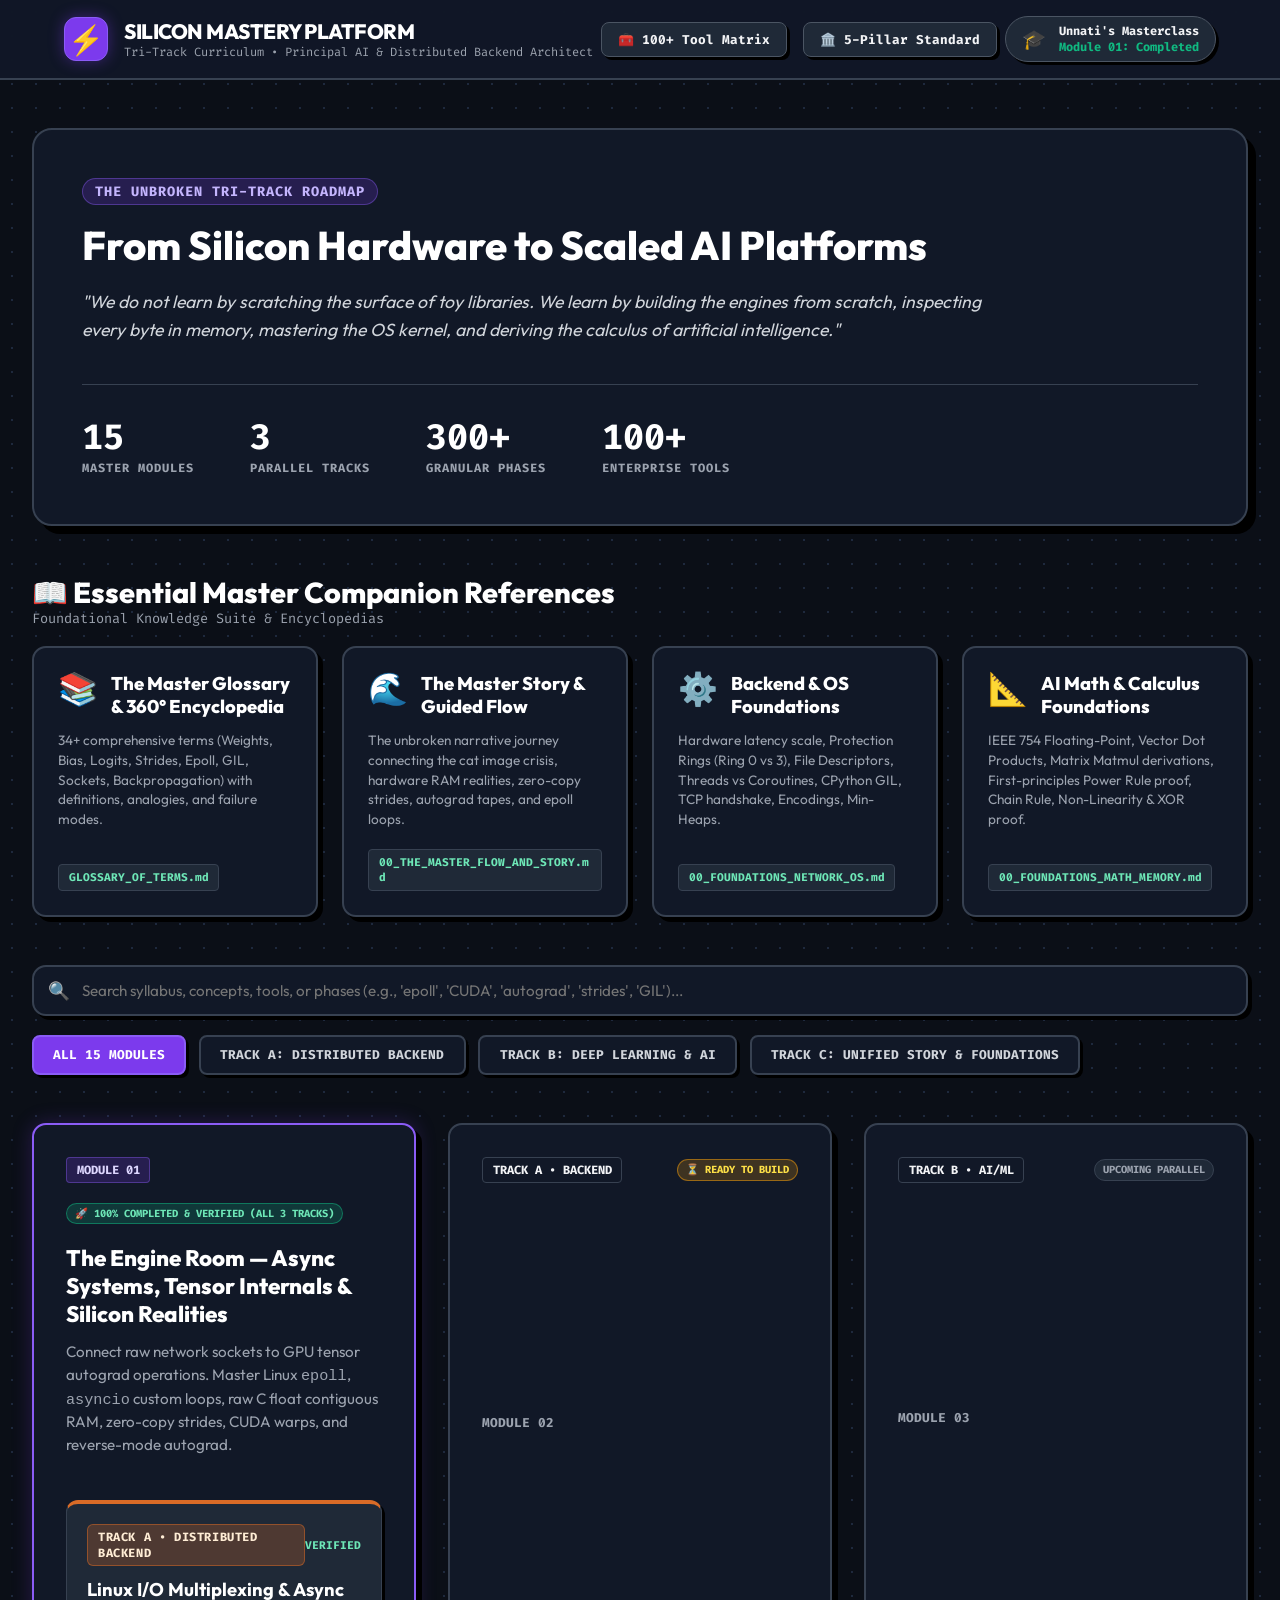
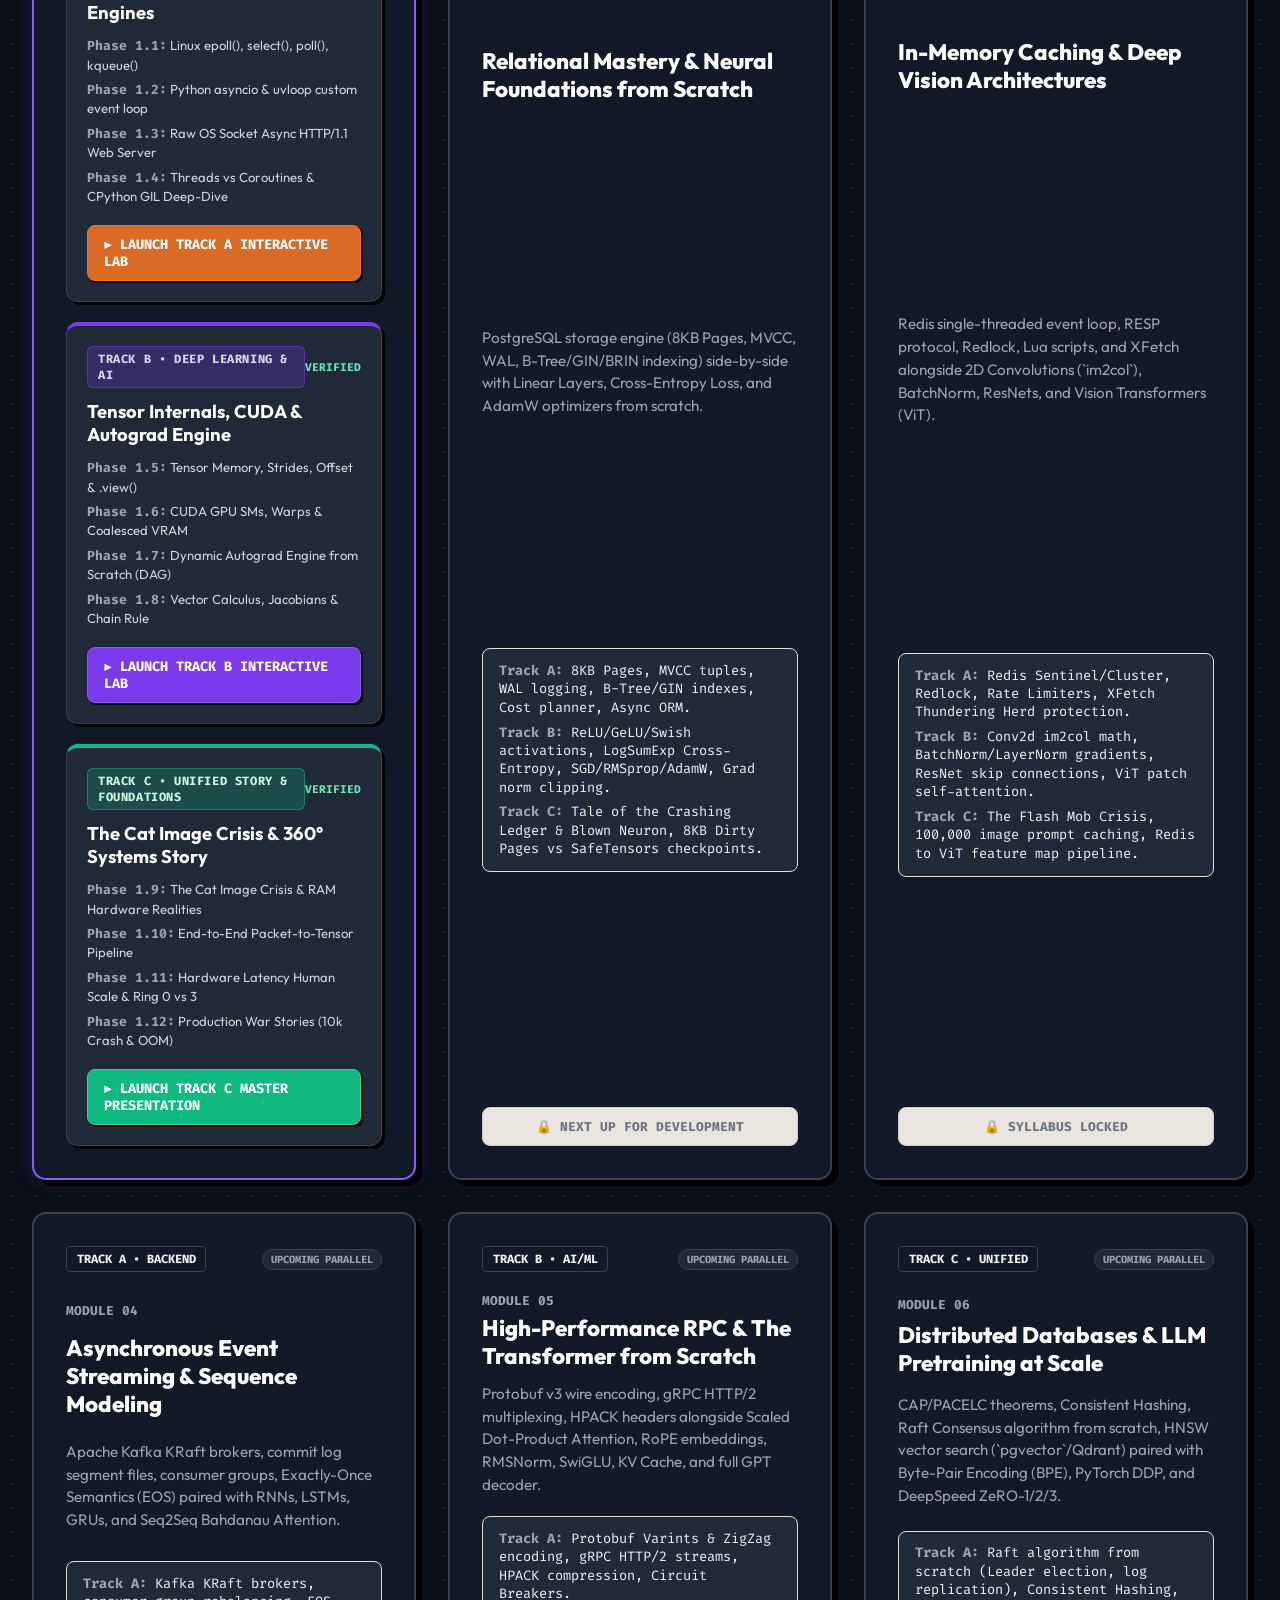
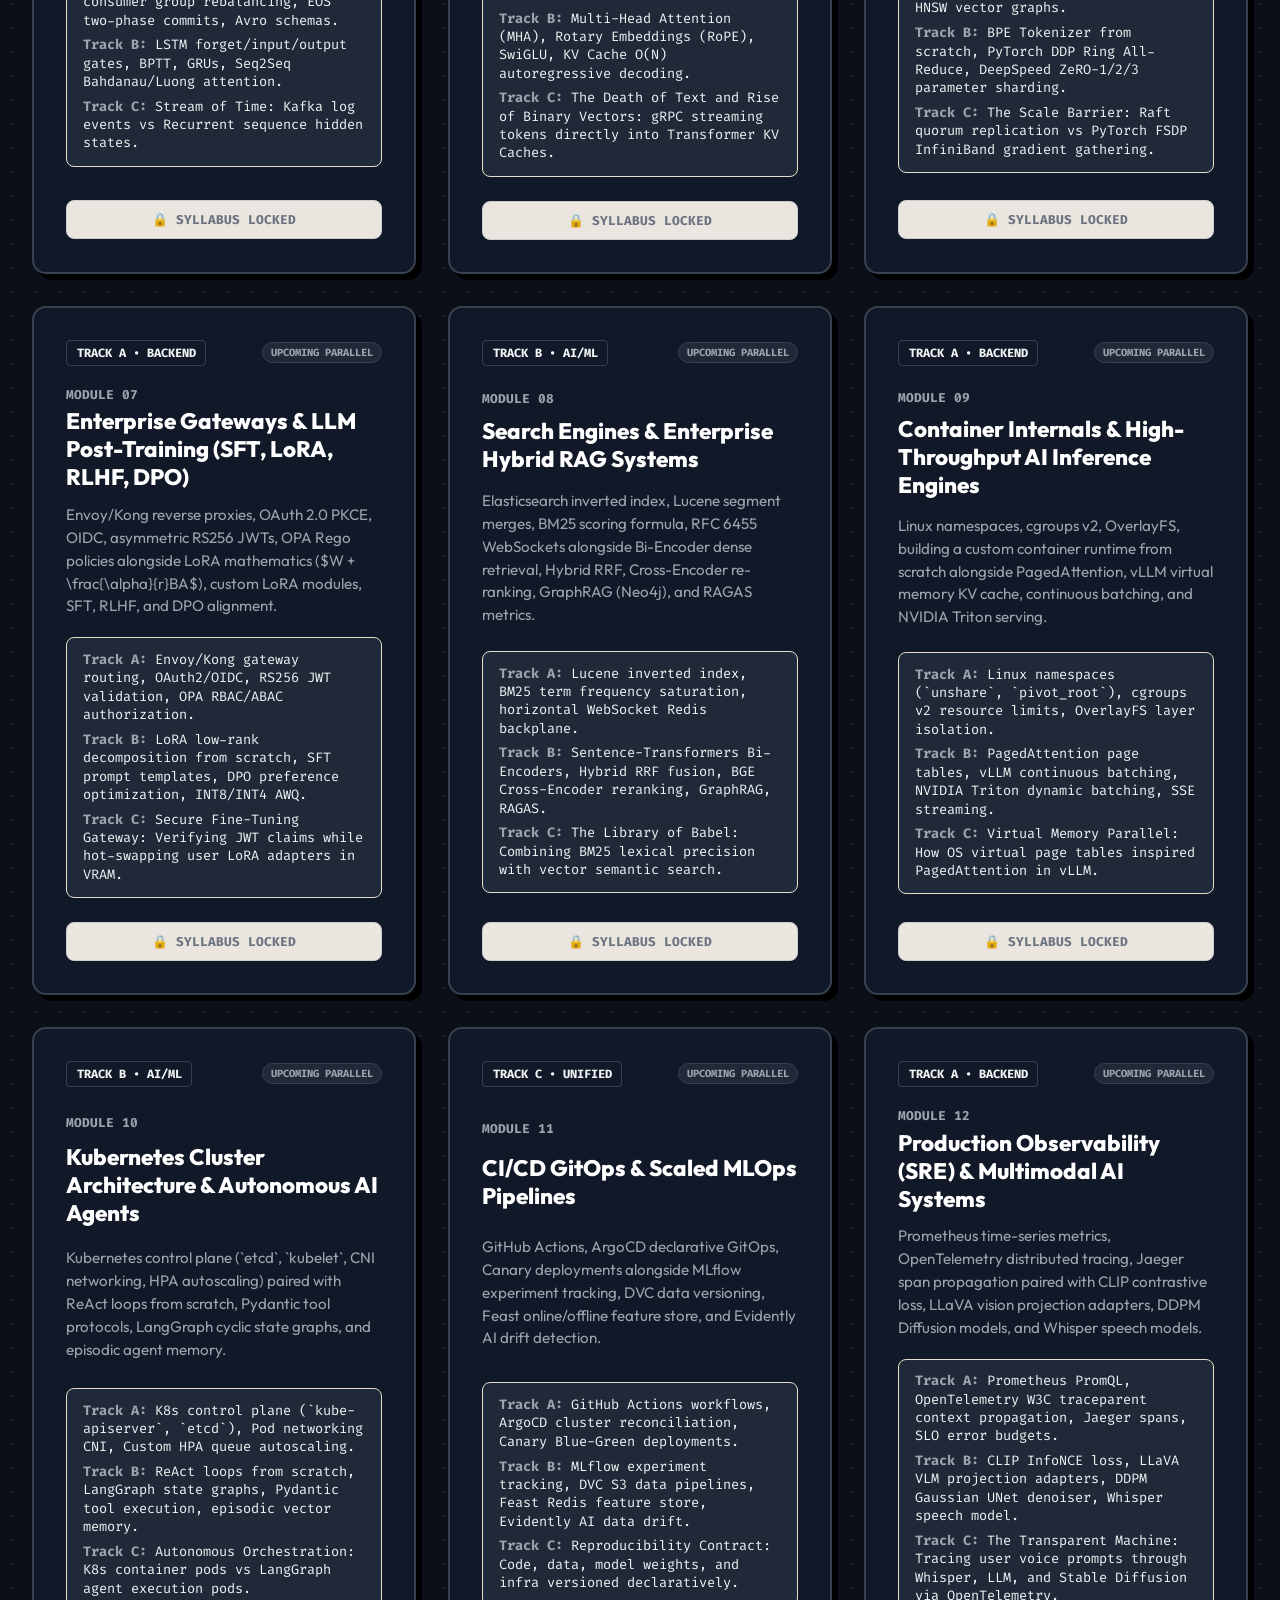
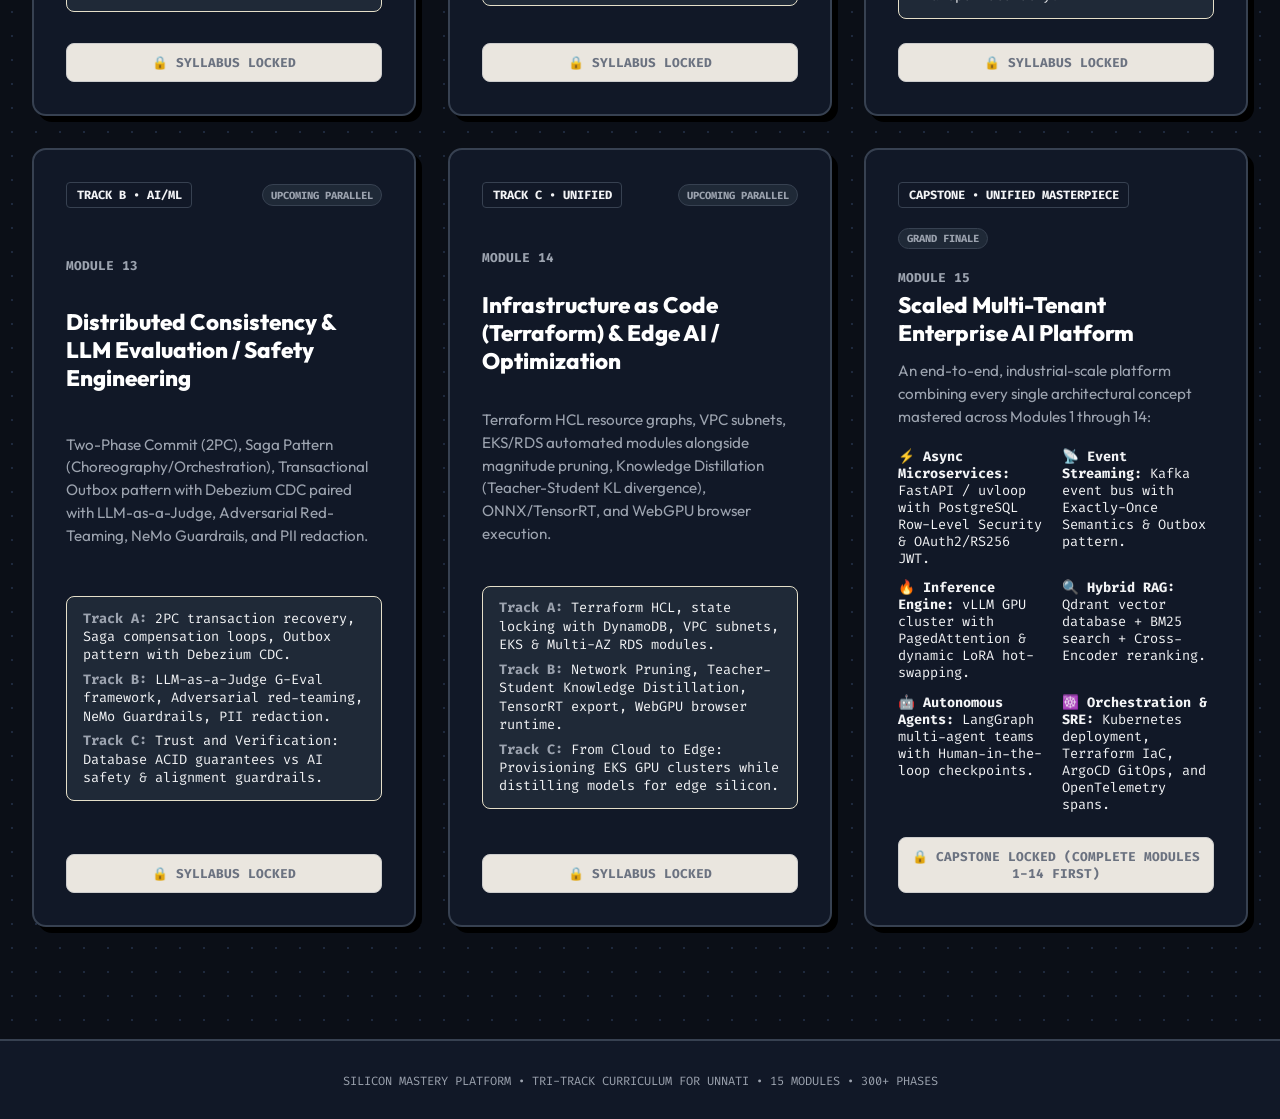
<file: index.html>
<!DOCTYPE html>
<html lang="en">
<head>
    <meta charset="UTF-8">
    <meta name="viewport" content="width=device-width, initial-scale=1.0">
    <title>Silicon Mastery: Tri-Track Systems & AI Engineering Masterclass</title>
    
    <!-- Google Fonts -->
    <link rel="preconnect" href="https://fonts.googleapis.com">
    <link rel="preconnect" href="https://fonts.gstatic.com" crossorigin>
    <link href="https://fonts.googleapis.com/css2?family=Fira+Code:wght@400;500;600;700&family=Outfit:wght@300;400;500;600;700;800&family=Playfair+Display:ital,wght@0,600;0,800;1,600&family=Plus+Jakarta+Sans:wght@400;500;600;700&display=swap" rel="stylesheet">
    
    <link rel="stylesheet" href="hub_style.css">
</head>
<body>

    <!-- PLATFORM HEADER -->
    <header id="hub-header">
        <div class="hub-brand">
            <span class="brand-logo">⚡</span>
            <div>
                <h1 class="brand-title">SILICON MASTERY PLATFORM</h1>
                <p class="brand-sub">Tri-Track Curriculum • Principal AI & Distributed Backend Architect</p>
            </div>
        </div>

        <div class="hub-nav-links">
            <button class="nav-link-btn" id="btn-open-tools">🧰 100+ Tool Matrix</button>
            <button class="nav-link-btn" id="btn-open-5pillars">🏛️ 5-Pillar Standard</button>
        </div>

        <div class="hub-user-badge">
            <span class="user-avatar">🎓</span>
            <div class="user-info">
                <span class="user-name">Unnati's Masterclass</span>
                <span class="user-status">Module 01: Completed</span>
            </div>
        </div>
    </header>

    <!-- MAIN HUB CONTAINER -->
    <main id="hub-container">

        <!-- HERO BANNER -->
        <section class="hero-banner">
            <div class="hero-content">
                <div class="hero-tag">THE UNBROKEN TRI-TRACK ROADMAP</div>
                <h2 class="hero-heading">From Silicon Hardware to Scaled AI Platforms</h2>
                <p class="hero-description">
                    "We do not learn by scratching the surface of toy libraries. We learn by building the engines from scratch, inspecting every byte in memory, mastering the OS kernel, and deriving the calculus of artificial intelligence."
                </p>

                <div class="hero-stats">
                    <div class="h-stat">
                        <span class="h-num">15</span>
                        <span class="h-label">MASTER MODULES</span>
                    </div>
                    <div class="h-stat">
                        <span class="h-num">3</span>
                        <span class="h-label">PARALLEL TRACKS</span>
                    </div>
                    <div class="h-stat">
                        <span class="h-num">300+</span>
                        <span class="h-label">GRANULAR PHASES</span>
                    </div>
                    <div class="h-stat">
                        <span class="h-num">100+</span>
                        <span class="h-label">ENTERPRISE TOOLS</span>
                    </div>
                </div>
            </div>
        </section>

        <!-- MASTER REFERENCE DOCUMENTS SECTION -->
        <section class="ref-docs-section">
            <div class="section-title-wrap">
                <h3 class="section-title">📖 Essential Master Companion References</h3>
                <span class="section-sub">Foundational Knowledge Suite & Encyclopedias</span>
            </div>

            <div class="ref-grid">
                <div class="ref-card">
                    <div class="ref-card-header">
                        <span class="ref-icon">📚</span>
                        <h4 class="ref-title">The Master Glossary & 360° Encyclopedia</h4>
                    </div>
                    <p class="ref-desc">34+ comprehensive terms (Weights, Bias, Logits, Strides, Epoll, GIL, Sockets, Backpropagation) with definitions, analogies, and failure modes.</p>
                    <div class="ref-file-wrap">
                        <span class="ref-file">GLOSSARY_OF_TERMS.md</span>
                    </div>
                </div>

                <div class="ref-card">
                    <div class="ref-card-header">
                        <span class="ref-icon">🌊</span>
                        <h4 class="ref-title">The Master Story & Guided Flow</h4>
                    </div>
                    <p class="ref-desc">The unbroken narrative journey connecting the cat image crisis, hardware RAM realities, zero-copy strides, autograd tapes, and epoll loops.</p>
                    <div class="ref-file-wrap">
                        <span class="ref-file">00_THE_MASTER_FLOW_AND_STORY.md</span>
                    </div>
                </div>

                <div class="ref-card">
                    <div class="ref-card-header">
                        <span class="ref-icon">⚙️</span>
                        <h4 class="ref-title">Backend & OS Foundations</h4>
                    </div>
                    <p class="ref-desc">Hardware latency scale, Protection Rings (Ring 0 vs 3), File Descriptors, Threads vs Coroutines, CPython GIL, TCP handshake, Encodings, Min-Heaps.</p>
                    <div class="ref-file-wrap">
                        <span class="ref-file">00_FOUNDATIONS_NETWORK_OS.md</span>
                    </div>
                </div>

                <div class="ref-card">
                    <div class="ref-card-header">
                        <span class="ref-icon">📐</span>
                        <h4 class="ref-title">AI Math & Calculus Foundations</h4>
                    </div>
                    <p class="ref-desc">IEEE 754 Floating-Point, Vector Dot Products, Matrix Matmul derivations, First-principles Power Rule proof, Chain Rule, Non-Linearity & XOR proof.</p>
                    <div class="ref-file-wrap">
                        <span class="ref-file">00_FOUNDATIONS_MATH_MEMORY.md</span>
                    </div>
                </div>
            </div>
        </section>

        <!-- SEARCH & TRACK FILTER TABS -->
        <section class="filter-and-search-section">
            <div class="search-wrap">
                <span class="search-icon">🔍</span>
                <input type="text" id="hub-search-input" placeholder="Search syllabus, concepts, tools, or phases (e.g., 'epoll', 'CUDA', 'autograd', 'strides', 'GIL')...">
            </div>

            <div class="track-tabs-bar">
                <button class="track-tab active" data-filter="all">ALL 15 MODULES</button>
                <button class="track-tab track-a-tab" data-filter="track-a">TRACK A: DISTRIBUTED BACKEND</button>
                <button class="track-tab track-b-tab" data-filter="track-b">TRACK B: DEEP LEARNING & AI</button>
                <button class="track-tab track-c-tab" data-filter="track-c">TRACK C: UNIFIED STORY & FOUNDATIONS</button>
            </div>
        </section>

        <!-- 15 MODULES CATALOG GRID -->
        <section class="chapters-grid" id="modules-catalog">

            <!-- MODULE 01 (ACTIVE / ALL TRACKS AVAILABLE) -->
            <article class="chapter-card active-chapter" data-tracks="track-a track-b track-c">
                <div class="card-header">
                    <div class="module-number-badge">MODULE 01</div>
                    <div class="status-pill active">🚀 100% COMPLETED & VERIFIED (ALL 3 TRACKS)</div>
                </div>

                <h3 class="chapter-title">The Engine Room — Async Systems, Tensor Internals & Silicon Realities</h3>
                <p class="chapter-summary">
                    Connect raw network sockets to GPU tensor autograd operations. Master Linux <code>epoll</code>, <code>asyncio</code> custom loops, raw C float contiguous RAM, zero-copy strides, CUDA warps, and reverse-mode autograd.
                </p>

                <!-- TRI-TRACK LAUNCH GRID -->
                <div class="tri-track-grid">

                    <!-- TRACK A CARD -->
                    <div class="track-launch-card track-a-card">
                        <div class="tl-header">
                            <span class="tl-badge track-a">TRACK A • DISTRIBUTED BACKEND</span>
                            <span class="tl-status">VERIFIED</span>
                        </div>
                        <h4 class="tl-title">Linux I/O Multiplexing & Async Engines</h4>
                        <ul class="tl-phases">
                            <li><strong>Phase 1.1:</strong> Linux epoll(), select(), poll(), kqueue()</li>
                            <li><strong>Phase 1.2:</strong> Python asyncio & uvloop custom event loop</li>
                            <li><strong>Phase 1.3:</strong> Raw OS Socket Async HTTP/1.1 Web Server</li>
                            <li><strong>Phase 1.4:</strong> Threads vs Coroutines & CPython GIL Deep-Dive</li>
                        </ul>
                        <a href="websites/silicon_mastery/index.html#scene-15" class="track-launch-btn btn-track-a">
                            ▶ LAUNCH TRACK A INTERACTIVE LAB
                        </a>
                    </div>

                    <!-- TRACK B CARD -->
                    <div class="track-launch-card track-b-card">
                        <div class="tl-header">
                            <span class="tl-badge track-b">TRACK B • DEEP LEARNING & AI</span>
                            <span class="tl-status">VERIFIED</span>
                        </div>
                        <h4 class="tl-title">Tensor Internals, CUDA & Autograd Engine</h4>
                        <ul class="tl-phases">
                            <li><strong>Phase 1.5:</strong> Tensor Memory, Strides, Offset & .view()</li>
                            <li><strong>Phase 1.6:</strong> CUDA GPU SMs, Warps & Coalesced VRAM</li>
                            <li><strong>Phase 1.7:</strong> Dynamic Autograd Engine from Scratch (DAG)</li>
                            <li><strong>Phase 1.8:</strong> Vector Calculus, Jacobians & Chain Rule</li>
                        </ul>
                        <a href="websites/silicon_mastery/index_track_b.html" class="track-launch-btn btn-track-b">
                            ▶ LAUNCH TRACK B INTERACTIVE LAB
                        </a>
                    </div>

                    <!-- TRACK C CARD -->
                    <div class="track-launch-card track-c-card">
                        <div class="tl-header">
                            <span class="tl-badge track-c">TRACK C • UNIFIED STORY & FOUNDATIONS</span>
                            <span class="tl-status">VERIFIED</span>
                        </div>
                        <h4 class="tl-title">The Cat Image Crisis & 360° Systems Story</h4>
                        <ul class="tl-phases">
                            <li><strong>Phase 1.9:</strong> The Cat Image Crisis & RAM Hardware Realities</li>
                            <li><strong>Phase 1.10:</strong> End-to-End Packet-to-Tensor Pipeline</li>
                            <li><strong>Phase 1.11:</strong> Hardware Latency Human Scale & Ring 0 vs 3</li>
                            <li><strong>Phase 1.12:</strong> Production War Stories (10k Crash & OOM)</li>
                        </ul>
                        <a href="websites/silicon_mastery/index.html" class="track-launch-btn btn-track-c">
                            ▶ LAUNCH TRACK C MASTER PRESENTATION
                        </a>
                    </div>

                </div>
            </article>

            <!-- MODULE 02 -->
            <article class="chapter-card" data-track="track-a">
                <div class="card-header">
                    <div class="track-badge track-a">TRACK A • BACKEND</div>
                    <div class="status-pill ready">⏳ READY TO BUILD</div>
                </div>

                <div class="chapter-num">MODULE 02</div>
                <h3 class="chapter-title">Relational Mastery & Neural Foundations from Scratch</h3>
                <p class="chapter-summary">
                    PostgreSQL storage engine (8KB Pages, MVCC, WAL, B-Tree/GIN/BRIN indexing) side-by-side with Linear Layers, Cross-Entropy Loss, and AdamW optimizers from scratch.
                </p>

                <div class="track-breakdown">
                    <div class="tb-item"><strong>Track A:</strong> 8KB Pages, MVCC tuples, WAL logging, B-Tree/GIN indexes, Cost planner, Async ORM.</div>
                    <div class="tb-item"><strong>Track B:</strong> ReLU/GeLU/Swish activations, LogSumExp Cross-Entropy, SGD/RMSprop/AdamW, Grad norm clipping.</div>
                    <div class="tb-item"><strong>Track C:</strong> Tale of the Crashing Ledger & Blown Neuron, 8KB Dirty Pages vs SafeTensors checkpoints.</div>
                </div>

                <div class="card-footer">
                    <button class="launch-btn disabled" disabled>🔒 NEXT UP FOR DEVELOPMENT</button>
                </div>
            </article>

            <!-- MODULE 03 -->
            <article class="chapter-card" data-track="track-b">
                <div class="card-header">
                    <div class="track-badge track-b">TRACK B • AI/ML</div>
                    <div class="status-pill upcoming">UPCOMING PARALLEL</div>
                </div>

                <div class="chapter-num">MODULE 03</div>
                <h3 class="chapter-title">In-Memory Caching & Deep Vision Architectures</h3>
                <p class="chapter-summary">
                    Redis single-threaded event loop, RESP protocol, Redlock, Lua scripts, and XFetch alongside 2D Convolutions (`im2col`), BatchNorm, ResNets, and Vision Transformers (ViT).
                </p>

                <div class="track-breakdown">
                    <div class="tb-item"><strong>Track A:</strong> Redis Sentinel/Cluster, Redlock, Rate Limiters, XFetch Thundering Herd protection.</div>
                    <div class="tb-item"><strong>Track B:</strong> Conv2d im2col math, BatchNorm/LayerNorm gradients, ResNet skip connections, ViT patch self-attention.</div>
                    <div class="tb-item"><strong>Track C:</strong> The Flash Mob Crisis, 100,000 image prompt caching, Redis to ViT feature map pipeline.</div>
                </div>

                <div class="card-footer">
                    <button class="launch-btn disabled" disabled>🔒 SYLLABUS LOCKED</button>
                </div>
            </article>

            <!-- MODULE 04 -->
            <article class="chapter-card" data-track="track-a">
                <div class="card-header">
                    <div class="track-badge track-a">TRACK A • BACKEND</div>
                    <div class="status-pill upcoming">UPCOMING PARALLEL</div>
                </div>

                <div class="chapter-num">MODULE 04</div>
                <h3 class="chapter-title">Asynchronous Event Streaming & Sequence Modeling</h3>
                <p class="chapter-summary">
                    Apache Kafka KRaft brokers, commit log segment files, consumer groups, Exactly-Once Semantics (EOS) paired with RNNs, LSTMs, GRUs, and Seq2Seq Bahdanau Attention.
                </p>

                <div class="track-breakdown">
                    <div class="tb-item"><strong>Track A:</strong> Kafka KRaft brokers, consumer group rebalancing, EOS two-phase commits, Avro schemas.</div>
                    <div class="tb-item"><strong>Track B:</strong> LSTM forget/input/output gates, BPTT, GRUs, Seq2Seq Bahdanau/Luong attention.</div>
                    <div class="tb-item"><strong>Track C:</strong> Stream of Time: Kafka log events vs Recurrent sequence hidden states.</div>
                </div>

                <div class="card-footer">
                    <button class="launch-btn disabled" disabled>🔒 SYLLABUS LOCKED</button>
                </div>
            </article>

            <!-- MODULE 05 -->
            <article class="chapter-card" data-track="track-b">
                <div class="card-header">
                    <div class="track-badge track-b">TRACK B • AI/ML</div>
                    <div class="status-pill upcoming">UPCOMING PARALLEL</div>
                </div>

                <div class="chapter-num">MODULE 05</div>
                <h3 class="chapter-title">High-Performance RPC & The Transformer from Scratch</h3>
                <p class="chapter-summary">
                    Protobuf v3 wire encoding, gRPC HTTP/2 multiplexing, HPACK headers alongside Scaled Dot-Product Attention, RoPE embeddings, RMSNorm, SwiGLU, KV Cache, and full GPT decoder.
                </p>

                <div class="track-breakdown">
                    <div class="tb-item"><strong>Track A:</strong> Protobuf Varints & ZigZag encoding, gRPC HTTP/2 streams, HPACK compression, Circuit Breakers.</div>
                    <div class="tb-item"><strong>Track B:</strong> Multi-Head Attention (MHA), Rotary Embeddings (RoPE), SwiGLU, KV Cache O(N) autoregressive decoding.</div>
                    <div class="tb-item"><strong>Track C:</strong> The Death of Text and Rise of Binary Vectors: gRPC streaming tokens directly into Transformer KV Caches.</div>
                </div>

                <div class="card-footer">
                    <button class="launch-btn disabled" disabled>🔒 SYLLABUS LOCKED</button>
                </div>
            </article>

            <!-- MODULE 06 -->
            <article class="chapter-card" data-track="track-c">
                <div class="card-header">
                    <div class="track-badge track-c">TRACK C • UNIFIED</div>
                    <div class="status-pill upcoming">UPCOMING PARALLEL</div>
                </div>

                <div class="chapter-num">MODULE 06</div>
                <h3 class="chapter-title">Distributed Databases & LLM Pretraining at Scale</h3>
                <p class="chapter-summary">
                    CAP/PACELC theorems, Consistent Hashing, Raft Consensus algorithm from scratch, HNSW vector search (`pgvector`/Qdrant) paired with Byte-Pair Encoding (BPE), PyTorch DDP, and DeepSpeed ZeRO-1/2/3.
                </p>

                <div class="track-breakdown">
                    <div class="tb-item"><strong>Track A:</strong> Raft algorithm from scratch (Leader election, log replication), Consistent Hashing, HNSW vector graphs.</div>
                    <div class="tb-item"><strong>Track B:</strong> BPE Tokenizer from scratch, PyTorch DDP Ring All-Reduce, DeepSpeed ZeRO-1/2/3 parameter sharding.</div>
                    <div class="tb-item"><strong>Track C:</strong> The Scale Barrier: Raft quorum replication vs PyTorch FSDP InfiniBand gradient gathering.</div>
                </div>

                <div class="card-footer">
                    <button class="launch-btn disabled" disabled>🔒 SYLLABUS LOCKED</button>
                </div>
            </article>

            <!-- MODULE 07 -->
            <article class="chapter-card" data-track="track-a">
                <div class="card-header">
                    <div class="track-badge track-a">TRACK A • BACKEND</div>
                    <div class="status-pill upcoming">UPCOMING PARALLEL</div>
                </div>

                <div class="chapter-num">MODULE 07</div>
                <h3 class="chapter-title">Enterprise Gateways & LLM Post-Training (SFT, LoRA, RLHF, DPO)</h3>
                <p class="chapter-summary">
                    Envoy/Kong reverse proxies, OAuth 2.0 PKCE, OIDC, asymmetric RS256 JWTs, OPA Rego policies alongside LoRA mathematics ($W + \frac{\alpha}{r}BA$), custom LoRA modules, SFT, RLHF, and DPO alignment.
                </p>

                <div class="track-breakdown">
                    <div class="tb-item"><strong>Track A:</strong> Envoy/Kong gateway routing, OAuth2/OIDC, RS256 JWT validation, OPA RBAC/ABAC authorization.</div>
                    <div class="tb-item"><strong>Track B:</strong> LoRA low-rank decomposition from scratch, SFT prompt templates, DPO preference optimization, INT8/INT4 AWQ.</div>
                    <div class="tb-item"><strong>Track C:</strong> Secure Fine-Tuning Gateway: Verifying JWT claims while hot-swapping user LoRA adapters in VRAM.</div>
                </div>

                <div class="card-footer">
                    <button class="launch-btn disabled" disabled>🔒 SYLLABUS LOCKED</button>
                </div>
            </article>

            <!-- MODULE 08 -->
            <article class="chapter-card" data-track="track-b">
                <div class="card-header">
                    <div class="track-badge track-b">TRACK B • AI/ML</div>
                    <div class="status-pill upcoming">UPCOMING PARALLEL</div>
                </div>

                <div class="chapter-num">MODULE 08</div>
                <h3 class="chapter-title">Search Engines & Enterprise Hybrid RAG Systems</h3>
                <p class="chapter-summary">
                    Elasticsearch inverted index, Lucene segment merges, BM25 scoring formula, RFC 6455 WebSockets alongside Bi-Encoder dense retrieval, Hybrid RRF, Cross-Encoder re-ranking, GraphRAG (Neo4j), and RAGAS metrics.
                </p>

                <div class="track-breakdown">
                    <div class="tb-item"><strong>Track A:</strong> Lucene inverted index, BM25 term frequency saturation, horizontal WebSocket Redis backplane.</div>
                    <div class="tb-item"><strong>Track B:</strong> Sentence-Transformers Bi-Encoders, Hybrid RRF fusion, BGE Cross-Encoder reranking, GraphRAG, RAGAS.</div>
                    <div class="tb-item"><strong>Track C:</strong> The Library of Babel: Combining BM25 lexical precision with vector semantic search.</div>
                </div>

                <div class="card-footer">
                    <button class="launch-btn disabled" disabled>🔒 SYLLABUS LOCKED</button>
                </div>
            </article>

            <!-- MODULE 09 -->
            <article class="chapter-card" data-track="track-a">
                <div class="card-header">
                    <div class="track-badge track-a">TRACK A • BACKEND</div>
                    <div class="status-pill upcoming">UPCOMING PARALLEL</div>
                </div>

                <div class="chapter-num">MODULE 09</div>
                <h3 class="chapter-title">Container Internals & High-Throughput AI Inference Engines</h3>
                <p class="chapter-summary">
                    Linux namespaces, cgroups v2, OverlayFS, building a custom container runtime from scratch alongside PagedAttention, vLLM virtual memory KV cache, continuous batching, and NVIDIA Triton serving.
                </p>

                <div class="track-breakdown">
                    <div class="tb-item"><strong>Track A:</strong> Linux namespaces (`unshare`, `pivot_root`), cgroups v2 resource limits, OverlayFS layer isolation.</div>
                    <div class="tb-item"><strong>Track B:</strong> PagedAttention page tables, vLLM continuous batching, NVIDIA Triton dynamic batching, SSE streaming.</div>
                    <div class="tb-item"><strong>Track C:</strong> Virtual Memory Parallel: How OS virtual page tables inspired PagedAttention in vLLM.</div>
                </div>

                <div class="card-footer">
                    <button class="launch-btn disabled" disabled>🔒 SYLLABUS LOCKED</button>
                </div>
            </article>

            <!-- MODULE 10 -->
            <article class="chapter-card" data-track="track-b">
                <div class="card-header">
                    <div class="track-badge track-b">TRACK B • AI/ML</div>
                    <div class="status-pill upcoming">UPCOMING PARALLEL</div>
                </div>

                <div class="chapter-num">MODULE 10</div>
                <h3 class="chapter-title">Kubernetes Cluster Architecture & Autonomous AI Agents</h3>
                <p class="chapter-summary">
                    Kubernetes control plane (`etcd`, `kubelet`, CNI networking, HPA autoscaling) paired with ReAct loops from scratch, Pydantic tool protocols, LangGraph cyclic state graphs, and episodic agent memory.
                </p>

                <div class="track-breakdown">
                    <div class="tb-item"><strong>Track A:</strong> K8s control plane (`kube-apiserver`, `etcd`), Pod networking CNI, Custom HPA queue autoscaling.</div>
                    <div class="tb-item"><strong>Track B:</strong> ReAct loops from scratch, LangGraph state graphs, Pydantic tool execution, episodic vector memory.</div>
                    <div class="tb-item"><strong>Track C:</strong> Autonomous Orchestration: K8s container pods vs LangGraph agent execution pods.</div>
                </div>

                <div class="card-footer">
                    <button class="launch-btn disabled" disabled>🔒 SYLLABUS LOCKED</button>
                </div>
            </article>

            <!-- MODULE 11 -->
            <article class="chapter-card" data-track="track-c">
                <div class="card-header">
                    <div class="track-badge track-c">TRACK C • UNIFIED</div>
                    <div class="status-pill upcoming">UPCOMING PARALLEL</div>
                </div>

                <div class="chapter-num">MODULE 11</div>
                <h3 class="chapter-title">CI/CD GitOps & Scaled MLOps Pipelines</h3>
                <p class="chapter-summary">
                    GitHub Actions, ArgoCD declarative GitOps, Canary deployments alongside MLflow experiment tracking, DVC data versioning, Feast online/offline feature store, and Evidently AI drift detection.
                </p>

                <div class="track-breakdown">
                    <div class="tb-item"><strong>Track A:</strong> GitHub Actions workflows, ArgoCD cluster reconciliation, Canary Blue-Green deployments.</div>
                    <div class="tb-item"><strong>Track B:</strong> MLflow experiment tracking, DVC S3 data pipelines, Feast Redis feature store, Evidently AI data drift.</div>
                    <div class="tb-item"><strong>Track C:</strong> Reproducibility Contract: Code, data, model weights, and infra versioned declaratively.</div>
                </div>

                <div class="card-footer">
                    <button class="launch-btn disabled" disabled>🔒 SYLLABUS LOCKED</button>
                </div>
            </article>

            <!-- MODULE 12 -->
            <article class="chapter-card" data-track="track-a">
                <div class="card-header">
                    <div class="track-badge track-a">TRACK A • BACKEND</div>
                    <div class="status-pill upcoming">UPCOMING PARALLEL</div>
                </div>

                <div class="chapter-num">MODULE 12</div>
                <h3 class="chapter-title">Production Observability (SRE) & Multimodal AI Systems</h3>
                <p class="chapter-summary">
                    Prometheus time-series metrics, OpenTelemetry distributed tracing, Jaeger span propagation paired with CLIP contrastive loss, LLaVA vision projection adapters, DDPM Diffusion models, and Whisper speech models.
                </p>

                <div class="track-breakdown">
                    <div class="tb-item"><strong>Track A:</strong> Prometheus PromQL, OpenTelemetry W3C traceparent context propagation, Jaeger spans, SLO error budgets.</div>
                    <div class="tb-item"><strong>Track B:</strong> CLIP InfoNCE loss, LLaVA VLM projection adapters, DDPM Gaussian UNet denoiser, Whisper speech model.</div>
                    <div class="tb-item"><strong>Track C:</strong> The Transparent Machine: Tracing user voice prompts through Whisper, LLM, and Stable Diffusion via OpenTelemetry.</div>
                </div>

                <div class="card-footer">
                    <button class="launch-btn disabled" disabled>🔒 SYLLABUS LOCKED</button>
                </div>
            </article>

            <!-- MODULE 13 -->
            <article class="chapter-card" data-track="track-b">
                <div class="card-header">
                    <div class="track-badge track-b">TRACK B • AI/ML</div>
                    <div class="status-pill upcoming">UPCOMING PARALLEL</div>
                </div>

                <div class="chapter-num">MODULE 13</div>
                <h3 class="chapter-title">Distributed Consistency & LLM Evaluation / Safety Engineering</h3>
                <p class="chapter-summary">
                    Two-Phase Commit (2PC), Saga Pattern (Choreography/Orchestration), Transactional Outbox pattern with Debezium CDC paired with LLM-as-a-Judge, Adversarial Red-Teaming, NeMo Guardrails, and PII redaction.
                </p>

                <div class="track-breakdown">
                    <div class="tb-item"><strong>Track A:</strong> 2PC transaction recovery, Saga compensation loops, Outbox pattern with Debezium CDC.</div>
                    <div class="tb-item"><strong>Track B:</strong> LLM-as-a-Judge G-Eval framework, Adversarial red-teaming, NeMo Guardrails, PII redaction.</div>
                    <div class="tb-item"><strong>Track C:</strong> Trust and Verification: Database ACID guarantees vs AI safety & alignment guardrails.</div>
                </div>

                <div class="card-footer">
                    <button class="launch-btn disabled" disabled>🔒 SYLLABUS LOCKED</button>
                </div>
            </article>

            <!-- MODULE 14 -->
            <article class="chapter-card" data-track="track-c">
                <div class="card-header">
                    <div class="track-badge track-c">TRACK C • UNIFIED</div>
                    <div class="status-pill upcoming">UPCOMING PARALLEL</div>
                </div>

                <div class="chapter-num">MODULE 14</div>
                <h3 class="chapter-title">Infrastructure as Code (Terraform) & Edge AI / Optimization</h3>
                <p class="chapter-summary">
                    Terraform HCL resource graphs, VPC subnets, EKS/RDS automated modules alongside magnitude pruning, Knowledge Distillation (Teacher-Student KL divergence), ONNX/TensorRT, and WebGPU browser execution.
                </p>

                <div class="track-breakdown">
                    <div class="tb-item"><strong>Track A:</strong> Terraform HCL, state locking with DynamoDB, VPC subnets, EKS & Multi-AZ RDS modules.</div>
                    <div class="tb-item"><strong>Track B:</strong> Network Pruning, Teacher-Student Knowledge Distillation, TensorRT export, WebGPU browser runtime.</div>
                    <div class="tb-item"><strong>Track C:</strong> From Cloud to Edge: Provisioning EKS GPU clusters while distilling models for edge silicon.</div>
                </div>

                <div class="card-footer">
                    <button class="launch-btn disabled" disabled>🔒 SYLLABUS LOCKED</button>
                </div>
            </article>

            <!-- MODULE 15: CAPSTONE -->
            <article class="chapter-card capstone-card" data-track="track-c">
                <div class="card-header">
                    <div class="track-badge track-c">CAPSTONE • UNIFIED MASTERPIECE</div>
                    <div class="status-pill upcoming">GRAND FINALE</div>
                </div>

                <div class="chapter-num">MODULE 15</div>
                <h3 class="chapter-title">Scaled Multi-Tenant Enterprise AI Platform</h3>
                <p class="chapter-summary">
                    An end-to-end, industrial-scale platform combining every single architectural concept mastered across Modules 1 through 14:
                </p>

                <ul class="capstone-bullets">
                    <li>⚡ <strong>Async Microservices:</strong> FastAPI / uvloop with PostgreSQL Row-Level Security & OAuth2/RS256 JWT.</li>
                    <li>📡 <strong>Event Streaming:</strong> Kafka event bus with Exactly-Once Semantics & Outbox pattern.</li>
                    <li>🔥 <strong>Inference Engine:</strong> vLLM GPU cluster with PagedAttention & dynamic LoRA hot-swapping.</li>
                    <li>🔍 <strong>Hybrid RAG:</strong> Qdrant vector database + BM25 search + Cross-Encoder reranking.</li>
                    <li>🤖 <strong>Autonomous Agents:</strong> LangGraph multi-agent teams with Human-in-the-loop checkpoints.</li>
                    <li>☸️ <strong>Orchestration & SRE:</strong> Kubernetes deployment, Terraform IaC, ArgoCD GitOps, and OpenTelemetry spans.</li>
                </ul>

                <div class="card-footer">
                    <button class="launch-btn disabled" disabled>🔒 CAPSTONE LOCKED (COMPLETE MODULES 1-14 FIRST)</button>
                </div>
            </article>

        </section>

    </main>

    <!-- MODAL DRAWER: 100+ TOOL ECOSYSTEM -->
    <div id="tools-modal" class="hidden">
        <div class="modal-backdrop"></div>
        <div class="modal-drawer">
            <div class="modal-header">
                <div>
                    <span class="modal-act-tag">ENTERPRISE ECOSYSTEM</span>
                    <h2>100+ Tools & Technologies Mastered</h2>
                </div>
                <button class="close-modal-btn" id="close-tools-btn">&times; CLOSE</button>
            </div>
            <div class="modal-body">
                <table class="tools-table">
                    <thead>
                        <tr>
                            <th>Domain</th>
                            <th>Tools & Technologies</th>
                        </tr>
                    </thead>
                    <tbody>
                        <tr><td><strong>Core Runtimes</strong></td><td>Python 3.12/3.13 (Free-threaded), C Extensions, PyTorch 2.x, TensorFlow 2.x, SQL, Bash</td></tr>
                        <tr><td><strong>Databases & Vectors</strong></td><td>PostgreSQL 16, pgvector, Redis Stack, SQLite, Qdrant, Milvus, ChromaDB, Cassandra, Neo4j, DuckDB</td></tr>
                        <tr><td><strong>Networking</strong></td><td>BSD Sockets, TCP/IP, HTTP/1.1, HTTP/2, WebSockets (RFC 6455), SSE, gRPC, Protobuf v3, mTLS</td></tr>
                        <tr><td><strong>Event Streaming</strong></td><td>Apache Kafka, RabbitMQ, Redis Pub/Sub, Debezium (CDC)</td></tr>
                        <tr><td><strong>Containers & K8s</strong></td><td>Docker, containerd, Linux Namespaces, Cgroups v2, OverlayFS, Kubernetes, Helm, Terraform</td></tr>
                        <tr><td><strong>Distributed Training</strong></td><td>PyTorch DDP, PyTorch FSDP, DeepSpeed (ZeRO-1/2/3), Hugging Face Accelerate, FlashAttention 2</td></tr>
                        <tr><td><strong>Inference Serving</strong></td><td>vLLM, NVIDIA Triton Inference Server, TensorRT-LLM, TorchScript, ONNX Runtime, GGUF/llama.cpp</td></tr>
                        <tr><td><strong>GenAI & Agents</strong></td><td>LangGraph, LlamaIndex, BGE Reranker, Sentence-Transformers, LiteLLM, NeMo Guardrails</td></tr>
                        <tr><td><strong>MLOps & Quality</strong></td><td>MLflow, DVC, Feast Feature Store, Weights & Biases, Evidently AI, RAGAS, DeepEval, TruLens</td></tr>
                        <tr><td><strong>Observability & SRE</strong></td><td>OpenTelemetry, Prometheus, Grafana, Jaeger, Loki, FluentBit</td></tr>
                        <tr><td><strong>Security & Auth</strong></td><td>OAuth 2.0, OpenID Connect (OIDC), Asymmetric JWT (RS256/ES256), Open Policy Agent (OPA), HashiCorp Vault</td></tr>
                        <tr><td><strong>CI/CD & GitOps</strong></td><td>GitHub Actions, ArgoCD, SonarQube, Trivy Security Scanner</td></tr>
                    </tbody>
                </table>
            </div>
        </div>
    </div>

    <!-- MODAL DRAWER: 5-PILLAR STANDARD -->
    <div id="pillars-modal" class="hidden">
        <div class="modal-backdrop"></div>
        <div class="modal-drawer">
            <div class="modal-header">
                <div>
                    <span class="modal-act-tag">PEDAGOGICAL STANDARD</span>
                    <h2>The 5-Pillar Teaching Standard</h2>
                </div>
                <button class="close-modal-btn" id="close-pillars-btn">&times; CLOSE</button>
            </div>
            <div class="modal-body">
                <div class="pillar-box">
                    <h3>1. Intuitive Mental Model & "Why"</h3>
                    <p>Plain-English analogies and real-world metaphors that make complex distributed systems intuitive before showing syntax.</p>
                </div>
                <div class="pillar-box">
                    <h3>2. Deep Mathematical & Architectural Rigor</h3>
                    <p>Exact calculus derivations, linear algebra proofs, physical memory layout diagrams, and RFC network protocol specifications.</p>
                </div>
                <div class="pillar-box">
                    <h3>3. Production Clean Code</h3>
                    <p>Industrial-grade Python, PyTorch, SQL, C/Rust, Docker & K8s configs with strict type hinting and modular architecture.</p>
                </div>
                <div class="pillar-box">
                    <h3>4. Dual-Layer Line-by-Line Breakdown</h3>
                    <p>• Layer 1: In-code comments explaining every single line.<br>• Layer 2: Exhaustive line-by-line walkthrough outside the code analyzing CPU, GPU, memory, and syscalls.</p>
                </div>
                <div class="pillar-box">
                    <h3>5. Industry War Stories & 100+ Tool Ecosystem</h3>
                    <p>Real-world failure modes from FAANG and top AI labs, edge cases, benchmarks, and production tooling.</p>
                </div>
            </div>
        </div>
    </div>

    <!-- FOOTER -->
    <footer id="hub-footer">
        <p>SILICON MASTERY PLATFORM • TRI-TRACK CURRICULUM FOR UNNATI • 15 MODULES • 300+ PHASES</p>
    </footer>

    <script src="hub_script.js"></script>
</body>
</html>
</file>
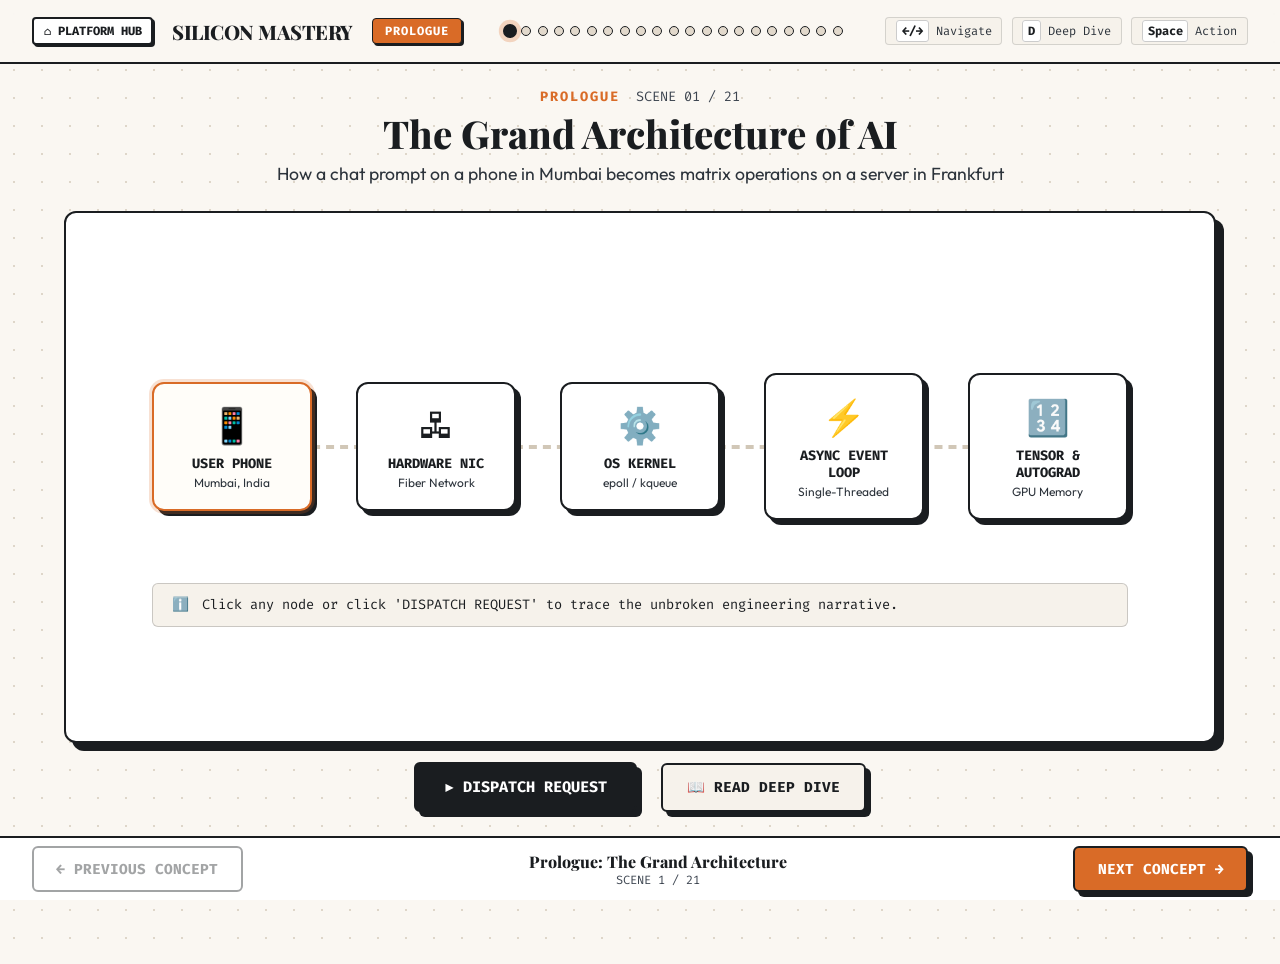
<file: websites/silicon_mastery/index.html>
<!DOCTYPE html>
<html lang="en">
<head>
    <meta charset="UTF-8">
    <meta name="viewport" content="width=device-width, initial-scale=1.0">
    <title>Silicon Mastery: Interactive Engineering Lab</title>
    
    <!-- Google Fonts: Playfair Display (Cinematic), Outfit (Clean Sans), Fira Code (Technical Monospace), Plus Jakarta Sans -->
    <link rel="preconnect" href="https://fonts.googleapis.com">
    <link rel="preconnect" href="https://fonts.gstatic.com" crossorigin>
    <link href="https://fonts.googleapis.com/css2?family=Fira+Code:wght@400;500;600;700&family=Outfit:wght@300;400;500;600;700;800&family=Playfair+Display:ital,wght@0,600;0,800;1,600&family=Plus+Jakarta+Sans:wght@400;500;600;700&display=swap" rel="stylesheet">
    
    <link rel="stylesheet" href="style.css">
    
    <!-- GSAP Animation Suite -->
    <script src="https://cdnjs.cloudflare.com/ajax/libs/gsap/3.12.2/gsap.min.js"></script>
</head>
<body>

    <!-- TOP HEADER / PROGRESS HUD -->
    <header id="top-hud">
        <div class="hud-left">
            <a href="../../index.html" class="hub-return-link">⌂ PLATFORM HUB</a>
            <span class="brand-title">SILICON MASTERY</span>
            <span class="act-badge" id="act-badge">PROLOGUE</span>
        </div>
        
        <!-- SCENE DOTS NAVIGATION -->
        <div class="scene-dots-container" id="scene-dots">
            <!-- 21 dots generated dynamically -->
        </div>

        <div class="hud-right">
            <div class="shortcut-pill"><span class="key">←/→</span> Navigate</div>
            <div class="shortcut-pill"><span class="key">D</span> Deep Dive</div>
            <div class="shortcut-pill"><span class="key">Space</span> Action</div>
        </div>
    </header>

    <!-- DEEP DIVE MODAL / DRAWER -->
    <div id="deep-dive-modal" class="hidden">
        <div class="modal-backdrop"></div>
        <div class="modal-drawer">
            <div class="modal-header">
                <div class="modal-title-wrap">
                    <span class="modal-act-tag" id="modal-act-tag">ACT I</span>
                    <h2 id="modal-title">Technical Deep Dive</h2>
                </div>
                <button class="close-modal-btn" id="close-modal-btn">&times; CLOSE</button>
            </div>
            <div class="modal-body" id="modal-body">
                <!-- Injected via script.js -->
            </div>
        </div>
    </div>

    <!-- MAIN VIEWPORT -->
    <main id="viewport">

        <!-- SCENE 1: THE REQUEST -->
        <section class="scene active" id="scene-1" data-act="PROLOGUE">
            <div class="scene-meta">
                <span class="scene-act">PROLOGUE</span>
                <span class="scene-number">SCENE 01 / 21</span>
            </div>
            <h1 class="scene-title">The Grand Architecture of AI</h1>
            <p class="scene-subtitle">How a chat prompt on a phone in Mumbai becomes matrix operations on a server in Frankfurt</p>
            
            <div class="massive-diagram" id="diag-request">
                <div class="pipeline-wrapper">
                    <svg class="pipeline-lines" id="pipeline-svg">
                        <line class="pipe-line" id="line-1" x1="12%" y1="50%" x2="28%" y2="50%" />
                        <line class="pipe-line" id="line-2" x1="32%" y1="50%" x2="48%" y2="50%" />
                        <line class="pipe-line" id="line-3" x1="52%" y1="50%" x2="68%" y2="50%" />
                        <line class="pipe-line" id="line-4" x1="72%" y1="50%" x2="88%" y2="50%" />
                    </svg>

                    <div class="diagram-flow">
                        <div class="df-node phone active-node" id="node-phone" data-info="Client Device: User enters 'What is the capital of France?'">
                            <div class="node-icon">📱</div>
                            <div class="node-title">USER PHONE</div>
                            <div class="node-sub">Mumbai, India</div>
                        </div>
                        <div class="df-node nic" id="node-nic" data-info="Network Interface Card: Receives electrical TCP packets from fiber optic cable.">
                            <div class="node-icon">🖧</div>
                            <div class="node-title">HARDWARE NIC</div>
                            <div class="node-sub">Fiber Network</div>
                        </div>
                        <div class="df-node kernel" id="node-kernel" data-info="Linux Kernel: Triggers epoll_wait interrupt to wake up Python event loop.">
                            <div class="node-icon">⚙️</div>
                            <div class="node-title">OS KERNEL</div>
                            <div class="node-sub">epoll / kqueue</div>
                        </div>
                        <div class="df-node backend" id="node-backend" data-info="Async Backend: Python Event Loop parses HTTP headers & tokenizes prompt.">
                            <div class="node-icon">⚡</div>
                            <div class="node-title">ASYNC EVENT LOOP</div>
                            <div class="node-sub">Single-Threaded</div>
                        </div>
                        <div class="df-node tensor" id="node-tensor" data-info="Tensor Core: Loads numbers into contiguous GPU RAM for Autograd matrix multiplication.">
                            <div class="node-icon">🔢</div>
                            <div class="node-title">TENSOR & AUTOGRAD</div>
                            <div class="node-sub">GPU Memory</div>
                        </div>
                    </div>

                    <div class="moving-packet" id="hero-packet-1">
                        <span class="packet-label">HTTP Req</span>
                    </div>
                </div>

                <div class="info-card-bar" id="pipeline-info-bar">
                    <span class="info-icon">ℹ️</span>
                    <span id="pipeline-info-text">Click any node or click 'DISPATCH REQUEST' to trace the unbroken engineering narrative.</span>
                </div>
            </div>
            
            <div class="scene-actions">
                <button class="interaction-btn" id="btn-dispatch-req">▶ DISPATCH REQUEST</button>
                <button class="deep-dive-btn" data-target="content-1">📖 READ DEEP DIVE</button>
            </div>
        </section>

        <!-- SCENE 2: THE CAT IMAGE -->
        <section class="scene" id="scene-2" data-act="ACT I: DATA & TENSORS">
            <div class="scene-meta">
                <span class="scene-act">ACT I: DATA & TENSORS</span>
                <span class="scene-number">SCENE 02 / 21</span>
            </div>
            <h1 class="scene-title">How Should Python Store Data?</h1>
            <p class="scene-subtitle">A grayscale image is just a 2D matrix of pixel intensity values from 0 to 255.</p>
            
            <div class="massive-diagram">
                <div class="cat-matrix-container">
                    <div class="matrix-header-label">2D Pixel Matrix (2 × 3)</div>
                    <div id="cat-grid" class="cat-grid">
                        <div class="cat-row">
                            <div class="cat-pixel" data-row="0" data-col="0" data-val="10.0">
                                <span class="px-coord">(0,0)</span>
                                <span class="px-val">10</span>
                            </div>
                            <div class="cat-pixel" data-row="0" data-col="1" data-val="20.0">
                                <span class="px-coord">(0,1)</span>
                                <span class="px-val">20</span>
                            </div>
                            <div class="cat-pixel" data-row="0" data-col="2" data-val="30.0">
                                <span class="px-coord">(0,2)</span>
                                <span class="px-val">30</span>
                            </div>
                        </div>
                        <div class="cat-row">
                            <div class="cat-pixel" data-row="1" data-col="0" data-val="40.0">
                                <span class="px-coord">(1,0)</span>
                                <span class="px-val">40</span>
                            </div>
                            <div class="cat-pixel" data-row="1" data-col="1" data-val="50.0">
                                <span class="px-coord">(1,1)</span>
                                <span class="px-val">50</span>
                            </div>
                            <div class="cat-pixel" data-row="1" data-col="2" data-val="60.0">
                                <span class="px-coord">(1,2)</span>
                                <span class="px-val">60</span>
                            </div>
                        </div>
                    </div>

                    <div id="pixel-inspector" class="inspector-box">
                        <div class="insp-title">PIXEL INSPECTOR</div>
                        <div class="insp-details">
                            <span>Row: <strong id="pi-row">0</strong></span>
                            <span>Col: <strong id="pi-col">0</strong></span>
                            <span>Value: <strong id="pi-val">10.0</strong></span>
                            <span>Flat Index: <strong id="pi-flat">0</strong></span>
                        </div>
                    </div>
                </div>
            </div>

            <div class="scene-actions">
                <div class="hint-text">Hover over any pixel cell to inspect its coordinates and value.</div>
                <button class="deep-dive-btn" data-target="content-2">📖 READ DEEP DIVE</button>
            </div>
        </section>

        <!-- SCENE 3: POINTER NIGHTMARE -->
        <section class="scene" id="scene-3" data-act="ACT I: DATA & TENSORS">
            <div class="scene-meta">
                <span class="scene-act">ACT I: DATA & TENSORS</span>
                <span class="scene-number">SCENE 03 / 21</span>
            </div>
            <h1 class="scene-title">The Pointer Nightmare</h1>
            <p class="scene-subtitle">Python nested lists store pointers scattered randomly across heap RAM, destroying L1 CPU cache performance.</p>
            
            <div class="massive-diagram">
                <div class="pointer-stage">
                    <div id="python-list-block" class="code-block">
                        <span class="code-kw">cat_image</span> = [[<span class="code-num">10.0</span>, <span class="code-num">20.0</span>, <span class="code-num">30.0</span>], [<span class="code-num">40.0</span>, <span class="code-num">50.0</span>, <span class="code-num">60.0</span>]]
                    </div>
                    
                    <div class="heap-canvas" id="heap-objects-container">
                        <div class="heap-header">
                            <span class="heap-title">SCATTERED HEAP RAM (Random 64-Bit Pointer Addresses)</span>
                            <span class="heap-tag red">NON-CONTIGUOUS POINTERS</span>
                        </div>
                        <div id="heap-objects"></div>
                        <div id="cpu-cursor" class="cpu-cursor">CPU CORE</div>

                        <div id="cache-miss-flash" class="flash-banner red overlay-flash hidden">
                            <span class="flash-icon">⚠️</span> CACHE MISS! CPU Stalled waiting for RAM fetch (+200ns)
                        </div>
                    </div>

                    <div class="stats-counter-bar">
                        <div class="stat-pill">Cache Misses: <span id="miss-count">0</span></div>
                        <div class="stat-pill">Total Latency: <span id="latency-count">0 ns</span></div>
                    </div>
                </div>
            </div>
            
            <div class="scene-actions">
                <button class="interaction-btn" id="btn-run-cpu">▶ RUN CPU TRAVERSAL</button>
                <button class="deep-dive-btn" data-target="content-3">📖 READ DEEP DIVE</button>
            </div>
        </section>

        <!-- SCENE 4: MEMORY BLOAT -->
        <section class="scene" id="scene-4" data-act="ACT I: DATA & TENSORS">
            <div class="scene-meta">
                <span class="scene-act">ACT I: DATA & TENSORS</span>
                <span class="scene-number">SCENE 04 / 21</span>
            </div>
            <h1 class="scene-title">The 8x Memory Bloat Crisis</h1>
            <p class="scene-subtitle">Why PyTorch banned Python float objects: 32 bytes per number vs 4 bytes in raw C memory.</p>
            
            <div class="massive-diagram">
                <div class="memory-comparison-wrapper">
                    <div class="memory-comparison">
                        <div class="mem-card raw-float">
                            <div class="card-badge green">HARDWARE OPTIMAL</div>
                            <div class="mem-label">RAW C FLOAT32</div>
                            <div class="mem-visual-block c-block">4 BYTES</div>
                            <div class="mem-desc">Just 32 bits of binary floating-point data in contiguous RAM.</div>
                        </div>

                        <div class="mem-vs">VS</div>

                        <div class="mem-card py-float">
                            <div class="card-badge red">800% OVERHEAD</div>
                            <div class="mem-label">PYTHON FLOAT OBJECT</div>
                            <div class="py-struct">
                                <div class="py-part">8B RefCount (GC)</div>
                                <div class="py-part">8B TypePtr (*PyFloat_Type)</div>
                                <div class="py-part">8B Value (double)</div>
                                <div class="py-part">8B List Pointer</div>
                            </div>
                            <div class="mem-size-tag">32 BYTES PER NUMBER</div>
                        </div>
                    </div>

                    <div class="calculator-panel">
                        <label for="param-slider" class="calc-label">MODEL PARAMETER SCALE:</label>
                        <div class="slider-row">
                            <input type="range" id="param-slider" min="1" max="70" value="70" step="1">
                            <span class="slider-val" id="param-val">70 Billion Parameters</span>
                        </div>
                        <div class="scale-up-box" id="bloat-scale">
                            Python RAM: <span id="bloat-total">2,240 GB</span> vs C Raw RAM: <span id="c-total">140 GB</span>
                        </div>
                    </div>
                </div>
            </div>

            <div class="scene-actions">
                <button class="deep-dive-btn" data-target="content-4">📖 READ DEEP DIVE</button>
            </div>
        </section>

        <!-- SCENE 5: RAM IS A STREET -->
        <section class="scene" id="scene-5" data-act="ACT I: DATA & TENSORS">
            <div class="scene-meta">
                <span class="scene-act">ACT I: DATA & TENSORS</span>
                <span class="scene-number">SCENE 05 / 21</span>
            </div>
            <h1 class="scene-title">Hardware Reality: RAM is a 1D Street</h1>
            <p class="scene-subtitle">Physical memory contains no rows, columns, or matrices—only a single continuous array of memory addresses.</p>
            
            <div class="massive-diagram">
                <div class="street-container">
                    <div class="street-header">PHYSICAL SYSTEM RAM (1D Byte Addresses)</div>
                    <div class="ram-street-wrapper">
                        <div class="address-rail">
                            <div class="addr-tag">0x00</div>
                            <div class="addr-tag">0x04</div>
                            <div class="addr-tag">0x08</div>
                            <div class="addr-tag">0x0C</div>
                            <div class="addr-tag">0x10</div>
                            <div class="addr-tag">0x14</div>
                        </div>
                        <div class="memory-rail" id="s5-mem-rail">
                            <div class="mem-cell" data-idx="0">10.0</div>
                            <div class="mem-cell" data-idx="1">20.0</div>
                            <div class="mem-cell" data-idx="2">30.0</div>
                            <div class="mem-cell" data-idx="3">40.0</div>
                            <div class="mem-cell" data-idx="4">50.0</div>
                            <div class="mem-cell" data-idx="5">60.0</div>
                        </div>
                        <div class="index-rail">
                            <span>Index 0</span><span>Index 1</span><span>Index 2</span><span>Index 3</span><span>Index 4</span><span>Index 5</span>
                        </div>
                    </div>
                    
                    <div class="ram-info-box" id="ram-info-box">
                        Click any cell in the 1D RAM street to see its contiguous byte offsets.
                    </div>
                </div>
            </div>

            <div class="scene-actions">
                <button class="deep-dive-btn" data-target="content-5">📖 READ DEEP DIVE</button>
            </div>
        </section>

        <!-- SCENE 6: STORAGE -->
        <section class="scene" id="scene-6" data-act="ACT I: DATA & TENSORS">
            <div class="scene-meta">
                <span class="scene-act">ACT I: DATA & TENSORS</span>
                <span class="scene-number">SCENE 06 / 21</span>
            </div>
            <h1 class="scene-title">The Storage Abstraction</h1>
            <p class="scene-subtitle"><code>class Storage</code> wraps flat C memory with zero concept of dimensions, shapes, or rows.</p>
            
            <div class="massive-diagram">
                <div class="storage-diagram-wrapper">
                    <div class="storage-class-box unbound" id="s6-storage-layer">
                        <div class="box-title">class Storage</div>
                        <div class="box-sub">Allocates a single contiguous block of C floats (c_ptr=0x7FFF0000, size=6)</div>
                    </div>
                    
                    <div class="down-arrow-indicator" id="s6-bind-arrow">⬇️ Binds directly onto physical hardware RAM</div>

                    <div class="ram-street-wrapper">
                        <div class="memory-rail" id="s6-ram-rail">
                            <div class="mem-cell s6-cell">10.0</div>
                            <div class="mem-cell s6-cell">20.0</div>
                            <div class="mem-cell s6-cell">30.0</div>
                            <div class="mem-cell s6-cell">40.0</div>
                            <div class="mem-cell s6-cell">50.0</div>
                            <div class="mem-cell s6-cell">60.0</div>
                        </div>
                    </div>

                    <div class="info-card-bar" id="s6-status-bar">
                        <span class="info-icon">ℹ️</span>
                        <span id="s6-status-text">Click '▶ BIND STORAGE TO RAM' to allocate the C memory pointer onto physical hardware RAM.</span>
                    </div>
                </div>
            </div>

            <div class="scene-actions">
                <button class="interaction-btn green-btn" id="btn-bind-storage">▶ BIND STORAGE TO RAM</button>
                <button class="deep-dive-btn" data-target="content-6">📖 READ DEEP DIVE</button>
            </div>
        </section>

        <!-- SCENE 7: RAWTENSOR STRIDES -->
        <section class="scene" id="scene-7" data-act="ACT I: DATA & TENSORS">
            <div class="scene-meta">
                <span class="scene-act">ACT I: DATA & TENSORS</span>
                <span class="scene-number">SCENE 07 / 21</span>
            </div>
            <h1 class="scene-title">Coordinate Glasses: Strides</h1>
            <p class="scene-subtitle"><code>RawTensor</code> uses Shape and Strides to turn a flat 1D Storage array into any n-dimensional matrix.</p>
            
            <div class="massive-diagram split-vertical">
                <div class="top-half">
                    <div class="tensor-glass">
                        <div class="glass-header">
                            <span>class RawTensor</span>
                            <span class="meta-tag">Metadata View</span>
                        </div>
                        <div class="glass-meta">
                            <div class="meta-item">SHAPE: <strong>(2, 3)</strong></div>
                            <div class="meta-item">STRIDES: <strong>(3, 1)</strong></div>
                        </div>
                        <div class="matrix-view">
                            <div class="m-row">
                                <div class="m-cell" id="mc-0-0">10</div>
                                <div class="m-cell" id="mc-0-1">20</div>
                                <div class="m-cell" id="mc-0-2">30</div>
                            </div>
                            <div class="m-row">
                                <div class="m-cell" id="mc-1-0">40</div>
                                <div class="m-cell" id="mc-1-1">50</div>
                                <div class="m-cell" id="mc-1-2">60</div>
                            </div>
                        </div>
                    </div>
                </div>
                
                <div class="interaction-panel">
                    <div class="sliders-wrapper">
                        <div class="slider-box">
                            <label>ROW (i₀):</label>
                            <input type="range" id="stride-r" min="0" max="1" value="0">
                            <span class="val-badge" id="val-r">0</span>
                        </div>
                        <div class="slider-box">
                            <label>COL (i₁):</label>
                            <input type="range" id="stride-c" min="0" max="2" value="0">
                            <span class="val-badge" id="val-c">0</span>
                        </div>
                    </div>

                    <div class="equation-box">
                        <span class="eq-label">STORAGE INDEX FORMULA:</span>
                        <div class="eq-display">
                            Index = (<span id="eq-r">0</span> × <span class="c-accent">3</span>) + (<span id="eq-c">0</span> × <span class="c-accent">1</span>) = <strong id="eq-res">0</strong>
                        </div>
                    </div>
                </div>

                <div class="bottom-half">
                    <div class="ram-street-wrapper">
                        <div class="memory-rail" id="s7-mem-rail">
                            <div class="mem-cell s7-0">10</div>
                            <div class="mem-cell s7-1">20</div>
                            <div class="mem-cell s7-2">30</div>
                            <div class="mem-cell s7-3">40</div>
                            <div class="mem-cell s7-4">50</div>
                            <div class="mem-cell s7-5">60</div>
                        </div>
                        <div class="rail-label">1D Physical Storage</div>
                    </div>
                </div>
            </div>

            <div class="scene-actions">
                <button class="deep-dive-btn" data-target="content-7">📖 READ DEEP DIVE</button>
            </div>
        </section>

        <!-- SCENE 8: ZERO COPY TRANSPOSE -->
        <section class="scene" id="scene-8" data-act="ACT I: DATA & TENSORS">
            <div class="scene-meta">
                <span class="scene-act">ACT I: DATA & TENSORS</span>
                <span class="scene-number">SCENE 08 / 21</span>
            </div>
            <h1 class="scene-title">The Trillion-Dollar Miracle: Zero-Copy Transpose</h1>
            <p class="scene-subtitle">Transpose a 50GB tensor in 0.000001 seconds by swapping metadata instead of copying bytes in RAM.</p>
            
            <div class="massive-diagram split-vertical">
                <div class="top-half">
                    <div class="tensor-glass" id="zc-glass">
                        <div class="glass-header">
                            <span>class RawTensor</span>
                            <span class="status-badge green" id="zc-status">NORMAL VIEW</span>
                        </div>
                        <div class="glass-meta" id="zc-meta">
                            <div class="meta-item">SHAPE: <strong id="zc-shape">(2, 3)</strong></div>
                            <div class="meta-item">STRIDES: <strong id="zc-strides">(3, 1)</strong></div>
                        </div>
                    </div>
                </div>

                <div class="interaction-panel horizontal">
                    <button class="interaction-btn red-btn" id="btn-naive">NAIVE COPY TRANSPOSE</button>
                    <button class="interaction-btn green-btn" id="btn-zero">ZERO-COPY METADATA SWAP</button>
                </div>
                
                <div id="zc-metrics" class="metrics-display">BYTES MOVED: 0 B | TIME: 0 ms</div>

                <div class="bottom-half">
                    <div class="ram-street-wrapper">
                        <div class="memory-rail" id="zc-mem-rail">
                            <div class="mem-cell">10</div>
                            <div class="mem-cell">20</div>
                            <div class="mem-cell">30</div>
                            <div class="mem-cell">40</div>
                            <div class="mem-cell">50</div>
                            <div class="mem-cell">60</div>
                        </div>
                        <div class="rail-label">Physical Storage Array (Unmodified in RAM)</div>
                    </div>
                </div>
            </div>

            <div class="scene-actions">
                <button class="deep-dive-btn" data-target="content-8">📖 READ DEEP DIVE</button>
            </div>
        </section>

        <!-- SCENE 9: TRAINING CRISIS -->
        <section class="scene" id="scene-9" data-act="ACT II: AUTOGRAD">
            <div class="scene-meta">
                <span class="scene-act">ACT II: AUTOGRAD</span>
                <span class="scene-number">SCENE 09 / 21</span>
            </div>
            <h1 class="scene-title">The Training Crisis</h1>
            <p class="scene-subtitle">A neural network has millions of weights. How do we know which direction to adjust each weight to minimize loss?</p>
            
            <div class="massive-diagram">
                <div class="equation-stage">
                    <div class="huge-equation" id="eq-pred">Prediction = (x × w) + b</div>
                    <div class="huge-equation mt-4" id="eq-loss">Loss = (Prediction - Target)²</div>
                    <div class="question-text hidden" id="q-change-w">
                        "If I nudge weight <strong>w</strong> by +0.001, does Loss go UP or DOWN?"
                    </div>

                    <div class="weight-nudge-box hidden" id="weight-nudge-panel">
                        <label>TRY NUDGING WEIGHT (w):</label>
                        <input type="range" id="w-nudge-slider" min="-3" max="3" value="1" step="0.1">
                        <div class="nudge-stats">
                            <span>w = <strong id="w-val">1.0</strong></span>
                            <span>Loss = <strong id="l-val">4.0</strong></span>
                            <span>∂L/∂w = <strong id="grad-val">4.0</strong></span>
                        </div>
                    </div>
                </div>
            </div>

            <div class="scene-actions">
                <button class="interaction-btn" id="btn-build-eq">▶ BUILD FORMULA & SLIDER</button>
                <button class="deep-dive-btn" data-target="content-9">📖 READ DEEP DIVE</button>
            </div>
        </section>

        <!-- SCENE 10: BABY OPERATIONS -->
        <section class="scene" id="scene-10" data-act="ACT II: AUTOGRAD">
            <div class="scene-meta">
                <span class="scene-act">ACT II: AUTOGRAD</span>
                <span class="scene-number">SCENE 10 / 21</span>
            </div>
            <h1 class="scene-title">Baby Operations Derivative Catalog</h1>
            <p class="scene-subtitle">Every terrifying neural network formula is just a chain of elementary math ops with known calculus derivatives.</p>
            
            <div class="massive-diagram">
                <div class="op-grid">
                    <div class="op-block" data-op="add">
                        <div class="op-sym">+</div>
                        <div class="op-name">ADDITION</div>
                    </div>
                    <div class="op-block" data-op="mul">
                        <div class="op-sym">×</div>
                        <div class="op-name">MULTIPLICATION</div>
                    </div>
                    <div class="op-block" data-op="pow">
                        <div class="op-sym">xⁿ</div>
                        <div class="op-name">POWER</div>
                    </div>
                    <div class="op-block" data-op="relu">
                        <div class="op-sym">ReLU</div>
                        <div class="op-name">ACTIVATION</div>
                    </div>
                </div>

                <div id="op-inspector" class="op-inspector-card hidden">
                    <div class="op-insp-header" id="op-title-text">Select an Operation</div>
                    <div class="op-insp-body">
                        <div class="op-section">
                            <span class="op-sec-label">📐 CALCULUS DERIVATIVE FORMULA:</span>
                            <div class="op-formula-box" id="op-deriv-text">Click any math operation above to reveal its backward derivative.</div>
                        </div>
                        <div class="op-section">
                            <span class="op-sec-label">⚡ BACKWARD TAPE CODE (`_backward`):</span>
                            <div class="vo-code-box" id="op-code-text"></div>
                        </div>
                        <div class="op-section">
                            <span class="op-sec-label">💡 INTUITIVE BEHAVIOR & EXPLANATION:</span>
                            <div class="op-explain-box" id="op-explain-text"></div>
                        </div>
                    </div>
                </div>
            </div>

            <div class="scene-actions">
                <button class="deep-dive-btn" data-target="content-10">📖 READ DEEP DIVE</button>
            </div>
        </section>

        <!-- SCENE 11: VALUE -->
        <section class="scene" id="scene-11" data-act="ACT II: AUTOGRAD">
            <div class="scene-meta">
                <span class="scene-act">ACT II: AUTOGRAD</span>
                <span class="scene-number">SCENE 11 / 21</span>
            </div>
            <h1 class="scene-title">Decomposing a Value Object</h1>
            <p class="scene-subtitle">Wrapping numbers inside intelligent <code>Value</code> objects that automatically record parents and local backward closures.</p>
            
            <div class="massive-diagram">
                <div class="value-decomp-stage">
                    <div class="huge-equation">c = a × b</div>
                    <div id="val-decompose" class="value-object hidden mt-4">
                        <div class="vo-header">
                            <span>class Value (c)</span>
                            <span class="vo-tag">Tape Recorder</span>
                        </div>
                        <div class="vo-body">
                            <div class="vo-row"><span>DATA:</span> <strong>15.0</strong></div>
                            <div class="vo-row"><span>GRAD:</span> <strong id="vo-grad">0.0</strong> (accumulated during backward)</div>
                            <div class="vo-row"><span>PARENTS:</span> <strong>(a, b)</strong></div>
                            <div class="vo-row"><span>OP:</span> <strong>'*'</strong></div>
                            <div class="vo-code-box">
                                <span class="vo-code-kw">def</span> <strong style="color:#FAF7F2;">_backward</strong>():<br>
                                &nbsp;&nbsp;&nbsp;&nbsp;a.grad += b.data * c.grad<br>
                                &nbsp;&nbsp;&nbsp;&nbsp;b.grad += a.data * c.grad
                            </div>
                        </div>
                    </div>
                </div>
            </div>

            <div class="scene-actions">
                <button class="interaction-btn" id="btn-decompose">▶ OPEN VALUE OBJECT</button>
                <button class="deep-dive-btn" data-target="content-11">📖 READ DEEP DIVE</button>
            </div>
        </section>

        <!-- SCENE 12: FORWARD GRAPH -->
        <section class="scene" id="scene-12" data-act="ACT II: AUTOGRAD">
            <div class="scene-meta">
                <span class="scene-act">ACT II: AUTOGRAD</span>
                <span class="scene-number">SCENE 12 / 21</span>
            </div>
            <h1 class="scene-title">The Computational DAG (Forward Pass)</h1>
            <p class="scene-subtitle">As Python code runs, the Directed Acyclic Graph constructs itself dynamically in memory.</p>
            
            <div class="massive-diagram">
                <div class="dag-wrapper">
                    <div class="dag-canvas" id="forward-dag"></div>
                    <div id="node-inspector" class="inspector-box fixed-right hidden">
                        <h3 id="ni-title">Node Inspector</h3>
                        <p id="ni-data"></p>
                        <p id="ni-parents"></p>
                        <p id="ni-op"></p>
                    </div>
                </div>
            </div>

            <div class="scene-actions">
                <button class="interaction-btn" id="btn-build-graph">▶ RUN FORWARD PASS</button>
                <button class="deep-dive-btn" data-target="content-12">📖 READ DEEP DIVE</button>
            </div>
        </section>

        <!-- SCENE 13: BACKWARD PASS -->
        <section class="scene" id="scene-13" data-act="ACT II: AUTOGRAD">
            <div class="scene-meta">
                <span class="scene-act">ACT II: AUTOGRAD</span>
                <span class="scene-number">SCENE 13 / 21</span>
            </div>
            <h1 class="scene-title">The Backward Pass (Loss.backward())</h1>
            <p class="scene-subtitle">Rewinding the computation graph in reverse to flow gradients back to every input parameter in a single pass.</p>
            
            <div class="massive-diagram">
                <div class="dag-wrapper">
                    <div class="dag-canvas" id="backward-dag"></div>
                </div>
            </div>

            <div class="scene-actions">
                <button class="interaction-btn red-btn" id="btn-run-backward">▶ Loss.backward()</button>
                <button class="deep-dive-btn" data-target="content-13">📖 READ DEEP DIVE</button>
            </div>
        </section>

        <!-- SCENE 14: TOPOLOGICAL SORT -->
        <section class="scene" id="scene-14" data-act="ACT II: AUTOGRAD">
            <div class="scene-meta">
                <span class="scene-act">ACT II: AUTOGRAD</span>
                <span class="scene-number">SCENE 14 / 21</span>
            </div>
            <h1 class="scene-title">Topological Sort DFS Post-Order</h1>
            <p class="scene-subtitle">Preventing gradient overwrites when variables branch across multiple computational paths.</p>
            
            <div class="massive-diagram">
                <div class="topo-stage">
                    <div class="huge-equation">y = x + x &nbsp;|&nbsp; Loss = y × 3 &nbsp;(x branches into 2 paths)</div>
                    <div class="dag-canvas topo-dag-canvas" id="topo-dag"></div>
                    <div class="topo-monitor-bar" id="topo-monitor">
                        <div class="mon-item">🔍 DFS Stack: <span class="mon-val" id="topo-stack-text">[]</span></div>
                        <div class="mon-item">🧠 Visited Set: <span class="mon-val" id="topo-visited-text">{}</span></div>
                        <div class="mon-item">⚡ Topo Order: <span class="mon-val highlight" id="topo-order-text">[]</span></div>
                    </div>
                    <div class="topo-timeline" id="topo-timeline">
                        <div class="tl-empty">Click an execution order below to test gradient accumulation</div>
                    </div>
                </div>
            </div>

            <div class="scene-actions">
                <button class="interaction-btn red-btn" id="btn-topo-wrong">WRONG EXECUTION ORDER</button>
                <button class="interaction-btn green-btn" id="btn-topo-right">TOPOLOGICAL DFS ORDER</button>
                <button class="deep-dive-btn" data-target="content-14">📖 READ DEEP DIVE</button>
            </div>
        </section>

        <!-- SCENE 15: 10,000 USERS -->
        <section class="scene" id="scene-15" data-act="ACT III: ASYNC & EPOLL">
            <div class="scene-meta">
                <span class="scene-act">ACT III: ASYNC & EPOLL</span>
                <span class="scene-number">SCENE 15 / 21</span>
            </div>
            <h1 class="scene-title">The C10K Problem: 10,000 Concurrent Users</h1>
            <p class="scene-subtitle">10,000 simultaneous mobile devices open network sockets to your AI inference server.</p>
            
            <div class="massive-diagram">
                <div class="canvas-wrapper">
                    <canvas id="user-canvas-15"></canvas>
                    <div class="server-node-box">
                        <div class="icon">🖥️</div>
                        <div class="label">SINGLE AI BACKEND SERVER</div>
                    </div>
                </div>
            </div>

            <div class="scene-actions">
                <button class="interaction-btn" id="btn-flood-users">▶ FLOOD WITH 10,000 CONCURRENT USERS</button>
                <button class="deep-dive-btn" data-target="content-15">📖 READ DEEP DIVE</button>
            </div>
        </section>

        <!-- SCENE 16: THREAD DISASTER -->
        <section class="scene" id="scene-16" data-act="ACT III: ASYNC & EPOLL">
            <div class="scene-meta">
                <span class="scene-act">ACT III: ASYNC & EPOLL</span>
                <span class="scene-number">SCENE 16 / 21</span>
            </div>
            <h1 class="scene-title">Disaster: One Thread Per Connection</h1>
            <p class="scene-subtitle">10,000 OS Threads × 8MB stack space = 80 Gigabytes of RAM wasted on thread stacks alone!</p>
            
            <div class="massive-diagram">
                <div class="thread-disaster-stage">
                    <div class="dashboard">
                        <div class="dash-stat">THREADS: <span id="d-th">0</span></div>
                        <div class="dash-stat">STACK RAM: <span id="d-ram">1</span> GB</div>
                        <div class="dash-stat">CTX SWITCHES: <span id="d-ctx">0</span> /sec</div>
                    </div>

                    <div id="thread-pool" class="thread-pool"></div>
                    <div id="oom-alert-16" class="flash-banner red massive hidden">
                        💀 KERNEL OOM-KILLER: PROCESS TERMINATED OUT OF MEMORY
                    </div>
                </div>
            </div>

            <div class="scene-actions">
                <button class="interaction-btn red-btn" id="btn-spawn-threads">▶ SPAWN 10,000 THREADS</button>
                <button class="deep-dive-btn" data-target="content-16">📖 READ DEEP DIVE</button>
            </div>
        </section>

        <!-- SCENE 17: NON-BLOCKING -->
        <section class="scene" id="scene-17" data-act="ACT III: ASYNC & EPOLL">
            <div class="scene-meta">
                <span class="scene-act">ACT III: ASYNC & EPOLL</span>
                <span class="scene-number">SCENE 17 / 21</span>
            </div>
            <h1 class="scene-title">Non-Blocking Sockets (setblocking(False))</h1>
            <p class="scene-subtitle">Telling the OS kernel never to stall your thread. Returns <code>EWOULDBLOCK</code> immediately if no data has arrived.</p>
            
            <div class="massive-diagram">
                <div class="nb-socket-stage">
                    <div class="nb-telemetry-bar">
                        <div class="nb-tel-item">⚡ Syscall Mode: <strong>O_NONBLOCK (setblocking(False))</strong></div>
                        <div class="nb-tel-item">⏱️ Thread Stall Time: <strong id="nb-stall-time" style="color:#2E7D4E">0.00 ms (0% Blocked)</strong></div>
                    </div>
                    <div class="socket-array" id="nb-socket-array">
                        <div class="sock-card" id="sb-1">
                            <div class="sock-title">Socket #1 (fd=3)</div>
                            <div class="sock-status" id="sb-status-1">Empty (EWOULDBLOCK)</div>
                        </div>
                        <div class="sock-card" id="sb-2">
                            <div class="sock-title">Socket #2 (fd=4)</div>
                            <div class="sock-status" id="sb-status-2">Empty (EWOULDBLOCK)</div>
                        </div>
                        <div class="sock-card ready" id="sb-3">
                            <div class="sock-title">Socket #3 (fd=5)</div>
                            <div class="sock-status" id="sb-status-3">Data Ready! (1024B)</div>
                        </div>
                    </div>

                    <div class="cpu-reader-box" id="nb-cpu">
                        ⚡ CPU Core Thread (Non-Blocking mode)
                    </div>

                    <div class="nb-kernel-log" id="nb-log">
                        <div class="nb-log-head">💻 OS KERNEL SYSCALL LOG (NON-BLOCKING ENGINE)</div>
                        <div class="nb-log-body" id="nb-log-body">
                            <div class="nb-log-line muted">Click 'RUN NON-BLOCKING POLL LOOP' to trace kernel socket reads...</div>
                        </div>
                    </div>
                </div>
            </div>

            <div class="scene-actions">
                <button class="interaction-btn" id="btn-nb-read">▶ RUN NON-BLOCKING POLL LOOP</button>
                <button class="interaction-btn green-btn" id="btn-toggle-sock2">⚡ TOGGLE DATA ON SOCKET #2</button>
                <button class="deep-dive-btn" data-target="content-17">📖 READ DEEP DIVE</button>
            </div>
        </section>

        <!-- SCENE 18: BUSY WAIT -->
        <section class="scene" id="scene-18" data-act="ACT III: ASYNC & EPOLL">
            <div class="scene-meta">
                <span class="scene-act">ACT III: ASYNC & EPOLL</span>
                <span class="scene-number">SCENE 18 / 21</span>
            </div>
            <h1 class="scene-title">The Busy-Wait Spin-Loop Crisis</h1>
            <p class="scene-subtitle">Polling 10,000 sockets in a loop from user space burns 100% CPU on empty checks.</p>
            
            <div class="massive-diagram">
                <div class="busy-wait-stage">
                    <div class="dashboard">
                        <div class="dash-stat red">CPU UTILIZATION: <span id="bw-cpu-stat">0</span>%</div>
                        <div class="dash-stat">SPIN LOOPS: <span id="bw-loop-stat">0</span> /sec</div>
                    </div>

                    <div class="socket-array wrap" id="bw-sockets"></div>

                    <div class="cpu-reader-box fire" id="bw-cpu">
                        🔥 CPU Thread Polling User-Space Loop
                    </div>
                </div>
            </div>

            <div class="scene-actions">
                <button class="interaction-btn red-btn" id="btn-busy-wait">▶ RUN USER-SPACE BUSY-WAIT</button>
                <button class="deep-dive-btn" data-target="content-18">📖 READ DEEP DIVE</button>
            </div>
        </section>

        <!-- SCENE 19: EPOLL -->
        <section class="scene" id="scene-19" data-act="ACT III: ASYNC & EPOLL">
            <div class="scene-meta">
                <span class="scene-act">ACT III: ASYNC & EPOLL</span>
                <span class="scene-number">SCENE 19 / 21</span>
            </div>
            <h1 class="scene-title">OS Kernel Rescue: epoll / selector</h1>
            <p class="scene-subtitle">The OS kernel puts the CPU thread to sleep and wakes it ONLY when hardware NIC interrupts deliver network bytes.</p>
            
            <div class="massive-diagram split-vertical">
                <div class="arch-stack">
                    <div class="layer-card layer-app" id="ep-app">
                        <div class="layer-title">APPLICATION SPACE (Python Code)</div>
                        <div class="layer-sub">Suspended in selector.select() system call</div>
                    </div>
                    
                    <div class="sys-call-line" id="ep-sys-line">⬇️ SYSTEM CALL: epoll_wait(interest_list) ⬆️</div>
                    
                    <div class="layer-card layer-kernel" id="ep-kernel">
                        <div class="layer-title">LINUX OS KERNEL</div>
                        <div class="layer-sub">Red-Black Tree of Descriptors & Ready List</div>
                    </div>

                    <div class="layer-card layer-hw" id="ep-nic">
                        <div class="layer-title">HARDWARE NETWORK INTERFACE CARD (NIC)</div>
                        <div class="layer-sub">Hardware Electrical IRQ Interrupt</div>
                    </div>
                </div>
            </div>

            <div class="scene-actions">
                <button class="interaction-btn green-btn" id="btn-epoll-flow">▶ TRIGGER HARDWARE PACKET IRQ</button>
                <button class="deep-dive-btn" data-target="content-19">📖 READ DEEP DIVE</button>
            </div>
        </section>

        <!-- SCENE 20: EVENT LOOP -->
        <section class="scene" id="scene-20" data-act="ACT III: ASYNC & EPOLL">
            <div class="scene-meta">
                <span class="scene-act">ACT III: ASYNC & EPOLL</span>
                <span class="scene-number">SCENE 20 / 21</span>
            </div>
            <h1 class="scene-title">The Asynchronous Event Loop Engine</h1>
            <p class="scene-subtitle">An infinite orchestra conductor cycling between Ready Queue, Timer Min-Heap, epoll_wait, and Coroutines.</p>
            
            <div class="massive-diagram">
                <div class="loop-machine">
                    <div class="lm-node" id="lm-ready">
                        <div class="lm-icon">📋</div>
                        <div class="lm-title">READY QUEUE</div>
                    </div>
                    <div class="lm-arrow">➔</div>
                    <div class="lm-node" id="lm-timer">
                        <div class="lm-icon">⏱️</div>
                        <div class="lm-title">TIMER HEAP</div>
                    </div>
                    <div class="lm-arrow">➔</div>
                    <div class="lm-node" id="lm-os">
                        <div class="lm-icon">⚙️</div>
                        <div class="lm-title">OS SELECTOR</div>
                    </div>
                    <div class="lm-arrow">➔</div>
                    <div class="lm-node" id="lm-task">
                        <div class="lm-icon">🔄</div>
                        <div class="lm-title">COROUTINES</div>
                    </div>
                </div>
            </div>

            <div class="scene-actions">
                <button class="interaction-btn" id="btn-run-loop">▶ START EVENT LOOP CLOCKWORK</button>
                <button class="deep-dive-btn" data-target="content-20">📖 READ DEEP DIVE</button>
            </div>
        </section>

        <!-- SCENE 21: UNIFIED MACHINE -->
        <section class="scene" id="scene-21" data-act="FINALE">
            <div class="scene-meta">
                <span class="scene-act">FINALE</span>
                <span class="scene-number">SCENE 21 / 21</span>
            </div>
            <h1 class="scene-title">The Unified Symphony</h1>
            <p class="scene-subtitle">The complete end-to-end pipeline connecting async network sockets to GPU tensor autograd operations.</p>
            
            <div class="massive-diagram">
                <div class="unified-grid">
                    <div class="u-node" id="u-phone">📱 1. Client Request</div>
                    <div class="u-node" id="u-nic">🖧 2. NIC IRQ Interrupt</div>
                    <div class="u-node" id="u-epoll">⚙️ 3. epoll_wait Wakeup</div>
                    <div class="u-node" id="u-loop">⚡ 4. Async Event Loop</div>
                    <div class="u-node" id="u-tensor">🔢 5. RawTensor Storage</div>
                    <div class="u-node" id="u-autograd">📈 6. Autograd DAG Pass</div>
                </div>
                <div class="moving-packet" id="hero-packet-2">
                    <span class="packet-label">Token Stream</span>
                </div>
            </div>

            <div class="scene-actions">
                <button class="interaction-btn green-btn" id="btn-run-unified">▶ DISPATCH FULL PIPELINE SYMPHONY</button>
                <button class="deep-dive-btn" data-target="content-21">📖 READ DEEP DIVE</button>
            </div>
        </section>

    </main>

    <!-- NAVIGATION BAR -->
    <nav id="nav-bar">
        <button id="btn-prev" class="nav-btn">&larr; PREVIOUS CONCEPT</button>
        <div id="nav-progress">
            <span class="nav-concept-title" id="nav-concept-title">Prologue: The Grand Architecture</span>
            <span class="nav-num-tag">SCENE <span id="current-scene-num">1</span> / 21</span>
        </div>
        <button id="btn-next" class="nav-btn primary">NEXT CONCEPT &rarr;</button>
    </nav>

    <script src="script.js"></script>
</body>
</html>
</file>
<file: hub_style.css>
/* PLATFORM LANDING HUB STYLES: ARCHIVAL CREAM THEME */

:root {
    --bg-page: #0B0F17;
    --bg-card: #111827;
    --bg-card-subtle: #1F2937;
    --bg-dark: #0B0F17;
    
    --c-text-primary: #F3F4F6;
    --c-text-secondary: #9CA3AF;
    --c-text-muted: #6B7280;
    
    /* Track Specific Color Accents */
    --c-track-c: #10B981;   /* Track C: Unified Foundations (Emerald Green) */
    --c-track-a: #D96B27;   /* Track A: Backend Infrastructure (Copper Amber) */
    --c-track-b: #7C3AED;   /* Track B: AI/ML Engineering (Purple Violet) */
    --c-success: #10B981;   /* Active / Success Green */

    --font-heading: 'Outfit', 'Plus Jakarta Sans', sans-serif;
    --font-body: 'Outfit', 'Plus Jakarta Sans', sans-serif;
    --font-mono: 'Fira Code', monospace;

    --border-thick: 2px solid #374151;
    --shadow-tactile: 5px 5px 0px #000000;
    --shadow-tactile-lg: 8px 8px 0px #000000;
    --shadow-tactile-hover: 7px 7px 0px #000000;

    --radius-sm: 8px;
    --radius-md: 14px;
    --radius-lg: 20px;
}

* {
    margin: 0;
    padding: 0;
    box-sizing: border-box;
}

body {
    font-family: var(--font-body);
    background-color: var(--bg-page);
    background-image: radial-gradient(#1E293D 1.5px, transparent 1.5px);
    background-size: 24px 24px;
    color: var(--c-text-primary);
    min-height: 100vh;
    display: flex;
    flex-direction: column;
}

/* HEADER */
#hub-header {
    width: 100%;
    height: 80px;
    background: rgba(17, 24, 39, 0.95);
    backdrop-filter: blur(12px);
    border-bottom: 2px solid #374151;
    padding: 0 4rem;
    display: flex;
    justify-content: space-between;
    align-items: center;
    position: sticky;
    top: 0;
    z-index: 100;
}

.hub-brand {
    display: flex;
    align-items: center;
    gap: 1rem;
}

.brand-logo {
    font-size: 1.8rem;
    background: #7C3AED;
    color: white;
    width: 44px;
    height: 44px;
    border-radius: 12px;
    display: flex;
    align-items: center;
    justify-content: center;
    border: 1px solid #8B5CF6;
    box-shadow: 0 0 15px rgba(124, 58, 237, 0.4);
}

.brand-title {
    font-family: var(--font-heading);
    font-weight: 800;
    font-size: 1.3rem;
    letter-spacing: -0.5px;
    color: #FFFFFF;
}

.brand-sub {
    font-family: var(--font-mono);
    font-size: 0.75rem;
    color: #9CA3AF;
}

.hub-nav-links {
    display: flex;
    gap: 1rem;
}

.nav-link-btn {
    font-family: var(--font-mono);
    font-size: 0.8rem;
    font-weight: 700;
    padding: 0.5rem 1rem;
    background: #1F2937;
    color: #F3F4F6;
    border: 1px solid #4B5563;
    border-radius: var(--radius-sm);
    cursor: pointer;
    box-shadow: 3px 3px 0px #000000;
    transition: all 0.15s ease;
}

.nav-link-btn:hover {
    background: #7C3AED;
    color: white;
    border-color: #8B5CF6;
    transform: translate(-1px, -1px);
}

.hub-user-badge {
    display: flex;
    align-items: center;
    gap: 0.8rem;
    background: #1F2937;
    border: 1px solid #4B5563;
    padding: 0.4rem 1rem;
    border-radius: 30px;
    box-shadow: 3px 3px 0px #000000;
}

.user-avatar { font-size: 1.2rem; }

.user-info {
    display: flex;
    flex-direction: column;
    font-family: var(--font-mono);
    font-size: 0.75rem;
}

.user-name { font-weight: 700; color: #F3F4F6; }
.user-status { color: #10B981; font-weight: 700; }

/* MAIN CONTAINER */
#hub-container {
    max-width: 1350px;
    margin: 3rem auto;
    padding: 0 2rem;
    flex: 1;
    display: flex;
    flex-direction: column;
    gap: 3rem;
}

/* HERO BANNER */
.hero-banner {
    background: #111827;
    border: 2px solid #374151;
    border-radius: var(--radius-lg);
    padding: 3rem;
    box-shadow: 8px 8px 0px #000000;
    position: relative;
    overflow: hidden;
}

.hero-tag {
    font-family: var(--font-mono);
    font-size: 0.85rem;
    font-weight: 800;
    color: #C4B5FD;
    background: rgba(124, 58, 237, 0.2);
    border: 1px solid rgba(139, 92, 246, 0.4);
    padding: 4px 12px;
    border-radius: 20px;
    display: inline-block;
    letter-spacing: 1px;
    margin-bottom: 1rem;
}

.hero-heading {
    font-family: var(--font-heading);
    font-size: 2.5rem;
    font-weight: 800;
    line-height: 1.2;
    color: #FFFFFF;
    max-width: 950px;
    margin-bottom: 1.2rem;
}

.hero-description {
    font-size: 1.1rem;
    color: #D1D5DB;
    line-height: 1.6;
    max-width: 900px;
    margin-bottom: 2.5rem;
    font-style: italic;
}

.hero-stats {
    display: flex;
    gap: 3.5rem;
    border-top: 1px solid #374151;
    padding-top: 1.8rem;
}

.h-stat {
    display: flex;
    flex-direction: column;
}

.h-num {
    font-family: var(--font-mono);
    font-size: 2.2rem;
    font-weight: 800;
    color: #FFFFFF;
}

.h-label {
    font-family: var(--font-mono);
    font-size: 0.75rem;
    font-weight: 700;
    color: #9CA3AF;
    letter-spacing: 1px;
}

/* MASTER REFERENCE DOCUMENTS SECTION */
.ref-docs-section {
    display: flex;
    flex-direction: column;
    gap: 1.2rem;
}

.section-title-wrap {
    display: flex;
    flex-direction: column;
}

.section-title {
    font-family: var(--font-heading);
    font-size: 1.8rem;
    font-weight: 800;
    color: #FFFFFF;
}

.section-sub {
    font-family: var(--font-mono);
    font-size: 0.85rem;
    color: #9CA3AF;
}

.ref-grid {
    display: grid;
    grid-template-columns: repeat(auto-fill, minmax(280px, 1fr));
    gap: 1.5rem;
}

.ref-card {
    background: #111827;
    border: 2px solid #374151;
    border-radius: var(--radius-md);
    padding: 1.5rem;
    box-shadow: 5px 5px 0px #000000;
    display: flex;
    flex-direction: column;
    justify-content: space-between;
    transition: transform 0.2s;
    min-width: 0;
    overflow: hidden;
}

.ref-card:hover {
    transform: translateY(-4px);
    border-color: #4B5563;
}

.ref-card-header {
    display: flex;
    align-items: flex-start;
    gap: 0.8rem;
    margin-bottom: 0.8rem;
    min-width: 0;
}

.ref-icon {
    font-size: 2rem;
    line-height: 1;
    flex-shrink: 0;
}

.ref-title {
    font-family: var(--font-heading);
    font-size: 1.15rem;
    font-weight: 800;
    line-height: 1.25;
    color: #FFFFFF;
    min-width: 0;
    overflow-wrap: break-word;
    word-break: break-word;
}

.ref-desc {
    font-size: 0.85rem;
    color: #9CA3AF;
    line-height: 1.45;
    margin-bottom: 1.2rem;
    overflow-wrap: break-word;
    word-break: break-word;
}

.ref-file-wrap {
    margin-top: auto;
    width: 100%;
    overflow: hidden;
}

.ref-file {
    display: inline-block;
    max-width: 100%;
    font-family: var(--font-mono);
    font-size: 0.7rem;
    font-weight: 700;
    background: #1F2937;
    color: #6EE7B7;
    padding: 0.3rem 0.6rem;
    border-radius: 4px;
    border: 1px solid #374151;
    overflow-wrap: break-word;
    word-break: break-all;
}

/* SEARCH & TRACK TABS BAR */
.filter-and-search-section {
    display: flex;
    flex-direction: column;
    gap: 1.2rem;
}

.search-wrap {
    position: relative;
    width: 100%;
}

.search-icon {
    position: absolute;
    left: 16px;
    top: 50%;
    transform: translateY(-50%);
    font-size: 1.1rem;
    color: #9CA3AF;
}

.search-wrap input {
    width: 100%;
    padding: 14px 16px 14px 48px;
    background: #111827;
    color: #FFFFFF;
    border: 2px solid #374151;
    border-radius: var(--radius-md);
    font-family: var(--font-body);
    font-size: 0.95rem;
    outline: none;
    box-shadow: 4px 4px 0px #000000;
    transition: all 0.2s ease;
}

.search-wrap input:focus {
    border-color: #8B5CF6;
    box-shadow: 4px 4px 0px #000000, 0 0 0 3px rgba(139, 92, 246, 0.3);
}

.track-tabs-bar {
    display: flex;
    align-items: center;
    gap: 0.8rem;
    flex-wrap: wrap;
}

.track-tab {
    font-family: var(--font-mono);
    font-size: 0.8rem;
    font-weight: 700;
    padding: 0.6rem 1.2rem;
    background: #111827;
    color: #D1D5DB;
    border: 2px solid #374151;
    border-radius: var(--radius-sm);
    cursor: pointer;
    box-shadow: 3px 3px 0px #000000;
    transition: all 0.2s ease;
}

.track-tab:hover {
    background: #1F2937;
    color: #FFFFFF;
    transform: translate(-1px, -1px);
}

.track-tab.active {
    background: #7C3AED;
    color: white;
    border-color: #8B5CF6;
}

.track-tab.track-a-tab.active { background: #D96B27; border-color: #F97316; }
.track-tab.track-b-tab.active { background: #7C3AED; border-color: #8B5CF6; }
.track-tab.track-c-tab.active { background: #10B981; border-color: #34D399; }

/* CHAPTERS GRID */
.chapters-grid {
    display: grid;
    grid-template-columns: repeat(auto-fill, minmax(380px, 1fr));
    gap: 2rem;
}

.chapter-card {
    background: #111827;
    border: 2px solid #374151;
    border-radius: var(--radius-md);
    padding: 2rem;
    box-shadow: 6px 6px 0px #000000;
    display: flex;
    flex-direction: column;
    justify-content: space-between;
    transition: all 0.25s ease;
}

.chapter-card:hover {
    transform: translateY(-4px);
    border-color: #4B5563;
}

.chapter-card.active-chapter {
    border-color: #8B5CF6;
    box-shadow: 6px 6px 0px #000000, 0 0 20px rgba(124, 58, 237, 0.25);
}

.card-header {
    display: flex;
    justify-content: space-between;
    align-items: center;
    gap: 1.25rem;
    flex-wrap: wrap;
    margin-bottom: 1.25rem;
}

.module-number-badge, .track-badge {
    font-family: var(--font-mono);
    font-size: 0.75rem;
    font-weight: 800;
    padding: 0.25rem 0.6rem;
    border-radius: 4px;
    border: 1px solid #374151;
}

.module-number-badge {
    background: rgba(124, 58, 237, 0.2);
    color: #DDD6FE;
    border-color: rgba(139, 92, 246, 0.4);
}

.status-pill {
    font-family: var(--font-mono);
    font-size: 0.65rem;
    font-weight: 800;
    padding: 0.2rem 0.5rem;
    border-radius: 20px;
    border: 1px solid #374151;
}

.status-pill.active { background: rgba(16, 185, 129, 0.2); color: #6EE7B7; border-color: rgba(16, 185, 129, 0.5); }
.status-pill.ready { background: rgba(245, 158, 11, 0.2); color: #FDE047; border-color: rgba(245, 158, 11, 0.5); }
.status-pill.upcoming { background: #1F2937; color: #9CA3AF; }

.chapter-num {
    font-family: var(--font-mono);
    font-size: 0.8rem;
    font-weight: 700;
    color: #9CA3AF;
    margin-bottom: 0.3rem;
}

.chapter-title {
    font-family: var(--font-heading);
    font-size: 1.4rem;
    font-weight: 800;
    line-height: 1.25;
    color: #FFFFFF;
    margin-bottom: 0.8rem;
}

.chapter-summary {
    font-size: 0.9rem;
    color: #9CA3AF;
    line-height: 1.55;
    margin-bottom: 1.5rem;
}

/* TRI-TRACK LAUNCH GRID IN MODULE 01 */
.tri-track-grid {
    display: grid;
    grid-template-columns: repeat(auto-fit, minmax(300px, 1fr));
    gap: 1.25rem;
    margin-top: 1.5rem;
}

.track-launch-card {
    background: #1F2937;
    border: 1px solid #374151;
    border-radius: 12px;
    padding: 1.25rem;
    display: flex;
    flex-direction: column;
    justify-content: space-between;
    box-shadow: 3px 3px 0px #000000;
    transition: all 0.2s ease;
}

.track-launch-card:hover {
    transform: translateY(-2px);
    border-color: #4B5563;
}

.track-launch-card.track-a-card { border-top: 4px solid #D96B27; }
.track-launch-card.track-b-card { border-top: 4px solid #7C3AED; }
.track-launch-card.track-c-card { border-top: 4px solid #10B981; }

.tl-header {
    display: flex;
    justify-content: space-between;
    align-items: center;
    margin-bottom: 0.75rem;
}

.tl-badge {
    font-family: var(--font-mono);
    font-size: 0.75rem;
    font-weight: 800;
    padding: 4px 10px;
    border-radius: 6px;
    letter-spacing: 0.05em;
}

.tl-badge.track-a { background: rgba(217, 107, 39, 0.25); color: #FFEDD5; border: 1px solid rgba(217, 107, 39, 0.5); }
.tl-badge.track-b { background: rgba(124, 58, 237, 0.25); color: #DDD6FE; border: 1px solid rgba(124, 58, 237, 0.5); }
.tl-badge.track-c { background: rgba(16, 185, 129, 0.25); color: #D1FAE5; border: 1px solid rgba(16, 185, 129, 0.5); }

.tl-status {
    font-family: var(--font-mono);
    font-size: 0.7rem;
    font-weight: 700;
    color: #6EE7B7;
}

.tl-title {
    color: #FFFFFF;
    font-size: 1.15rem;
    font-weight: 700;
    margin-bottom: 0.75rem;
}

.tl-phases {
    list-style: none;
    padding: 0;
    margin: 0 0 1.25rem 0;
    display: flex;
    flex-direction: column;
    gap: 6px;
}

.tl-phases li {
    font-size: 0.82rem;
    color: #D1D5DB;
    line-height: 1.4;
}

.tl-phases li strong {
    color: #9CA3AF;
    font-family: var(--font-mono);
}

.track-launch-btn {
    display: inline-flex;
    align-items: center;
    justify-content: center;
    padding: 10px 16px;
    border-radius: 8px;
    font-weight: 700;
    font-size: 0.85rem;
    font-family: var(--font-mono);
    text-decoration: none;
    transition: all 0.15s ease;
    width: 100%;
    box-shadow: 2px 2px 0px #000000;
}

.btn-track-a {
    background: #D96B27;
    color: #FFFFFF;
    border: 1px solid #F97316;
}
.btn-track-a:hover { background: #EA580C; }

.btn-track-b {
    background: #7C3AED;
    color: #FFFFFF;
    border: 1px solid #8B5CF6;
}
.btn-track-b:hover { background: #6D28D9; }

.btn-track-c {
    background: #10B981;
    color: #FFFFFF;
    border: 1px solid #34D399;
}
.btn-track-c:hover { background: #059669; }

/* INACTIVE MODULE TRACK BREAKDOWNS */
.track-breakdown {
    background: #1F2937;
    border: 1px solid #374151;
    border-radius: 10px;
    padding: 1rem;
    margin-bottom: 1.25rem;
    display: flex;
    flex-direction: column;
    gap: 8px;
}

.tb-item {
    font-size: 0.85rem;
    color: #D1D5DB;
    line-height: 1.4;
}

.tb-item strong {
    color: #9CA3AF;
    font-family: var(--font-mono);
}

.launch-btn.disabled {
    background: #1F2937;
    color: #6B7280;
    border: 1px solid #374151;
    box-shadow: none;
    width: 100%;
    padding: 10px;
    font-family: var(--font-mono);
    font-size: 0.8rem;
    font-weight: 700;
    border-radius: 8px;
    cursor: not-allowed;
}


.chapter-summary {
    font-size: 0.95rem;
    color: var(--c-text-secondary);
    line-height: 1.5;
    margin-bottom: 1.2rem;
}

.track-breakdown {
    display: flex;
    flex-direction: column;
    gap: 0.4rem;
    background: var(--bg-card-subtle);
    border: 1px solid #E5DFC9;
    border-radius: var(--radius-sm);
    padding: 0.8rem 1rem;
    font-family: var(--font-mono);
    font-size: 0.75rem;
    margin-bottom: 1.5rem;
}

.tb-item { line-height: 1.35; color: var(--c-text-primary); }

.capstone-bullets {
    display: grid;
    grid-template-columns: repeat(2, 1fr);
    gap: 0.8rem;
    font-family: var(--font-mono);
    font-size: 0.85rem;
    margin-bottom: 1.5rem;
    list-style: none;
}

.card-footer {
    display: flex;
    width: 100%;
}

.launch-btn {
    width: 100%;
    font-family: var(--font-mono);
    font-size: 0.85rem;
    font-weight: 800;
    padding: 0.9rem 1.2rem;
    text-align: center;
    text-decoration: none;
    border-radius: var(--radius-sm);
    border: var(--border-thick);
    cursor: pointer;
    box-shadow: var(--shadow-tactile);
    transition: all 0.15s ease;
    display: inline-block;
}

.launch-btn.primary {
    background: var(--c-track-c);
    color: white;
}

.launch-btn.primary:hover {
    background: #C45B18;
    transform: translate(-2px, -2px);
    box-shadow: var(--shadow-tactile-hover);
}

.launch-btn.disabled {
    background: #EAE6DF;
    color: var(--c-text-muted);
    border-color: #CCC;
    box-shadow: none;
    cursor: not-allowed;
}

/* MODAL DRAWERS */
.hidden { display: none !important; }

#tools-modal, #pillars-modal {
    position: fixed;
    top: 0;
    left: 0;
    width: 100vw;
    height: 100vh;
    z-index: 2000;
    display: flex;
    justify-content: flex-end;
}

.modal-backdrop {
    position: absolute;
    top: 0;
    left: 0;
    width: 100%;
    height: 100%;
    background: rgba(26, 29, 32, 0.6);
    backdrop-filter: blur(4px);
}

.modal-drawer {
    position: relative;
    width: 60vw;
    max-width: 900px;
    height: 100%;
    background: #111827;
    border-left: 2px solid #374151;
    box-shadow: -10px 0 30px rgba(0,0,0,0.5);
    display: flex;
    flex-direction: column;
    z-index: 10;
    color: #F3F4F6;
}

.modal-header {
    padding: 1.8rem 2.5rem;
    border-bottom: 2px solid #374151;
    background: #1F2937;
    display: flex;
    justify-content: space-between;
    align-items: center;
}

.modal-act-tag {
    font-family: var(--font-mono);
    font-size: 0.75rem;
    font-weight: 700;
    color: #8B5CF6;
    letter-spacing: 1.5px;
}

.close-modal-btn {
    font-family: var(--font-mono);
    font-weight: 800;
    font-size: 0.9rem;
    padding: 0.5rem 1rem;
    background: #111827;
    color: #F3F4F6;
    border: 1px solid #4B5563;
    border-radius: 4px;
    cursor: pointer;
}

.modal-body {
    padding: 2.5rem;
    overflow-y: auto;
    font-family: var(--font-body);
    font-size: 1rem;
    line-height: 1.6;
    color: #D1D5DB;
}

.tools-table {
    width: 100%;
    border-collapse: collapse;
    font-family: var(--font-mono);
    font-size: 0.85rem;
}

.tools-table th, .tools-table td {
    padding: 0.8rem 1rem;
    border: 1px solid #374151;
    text-align: left;
}

.tools-table th {
    background: #1F2937;
    color: #FFFFFF;
}

.pillar-box {
    background: #1F2937;
    border: 1px solid #374151;
    border-radius: var(--radius-sm);
    padding: 1.2rem;
    margin-bottom: 1.2rem;
    box-shadow: 3px 3px 0px #000000;
}

.pillar-box h3 {
    font-family: var(--font-heading);
    color: #8B5CF6;
    margin-bottom: 0.5rem;
}

/* FOOTER */
#hub-footer {
    width: 100%;
    border-top: 2px solid #374151;
    background: #111827;
    padding: 2rem;
    text-align: center;
    font-family: var(--font-mono);
    font-size: 0.75rem;
    color: #9CA3AF;
    margin-top: 4rem;
}
</file>
<file: websites/silicon_mastery/style.css>
/* SILICON MASTERY V6: ULTRA-PREMIUM ARCHIVAL DESIGN SYSTEM */

:root {
    /* Color Palette: Warm Cream Editorial / Archival Aesthetic */
    --bg-page: #FAF7F2;
    --bg-card: #FFFFFF;
    --bg-card-subtle: #F6F2EB;
    --bg-dark: #1E232A;
    --c-dark: #1E232A;
    
    --c-text-primary: #1A1D20;
    --c-text-secondary: #2C333B;
    --c-text-muted: #3D4550;
    
    /* Semantic Engineering Accent Colors */
    --c-accent-amber: #D96B27;   /* Architectural Orange / Copper */
    --c-accent-emerald: #2E7D4E; /* Hardware Active / Success Green */
    --c-accent-crimson: #C93B3B; /* Error / Cache Miss / Gradient Red */
    --c-accent-indigo: #5C4DDE;  /* Autograd / Math Indigo */
    --c-accent-slate: #34495E;   /* Kernel / OS System Slate */

    /* Typography */
    --font-heading: 'Playfair Display', serif;
    --font-body: 'Outfit', 'Plus Jakarta Sans', sans-serif;
    --font-mono: 'Fira Code', monospace;

    /* Elevation & Tactile Borders */
    --border-thick: 2px solid var(--c-text-primary);
    --border-light: 1px solid rgba(26, 29, 32, 0.15);
    
    --shadow-tactile: 5px 5px 0px var(--c-text-primary);
    --shadow-tactile-lg: 8px 8px 0px var(--c-text-primary);
    --shadow-tactile-hover: 7px 7px 0px var(--c-text-primary);
    --shadow-tactile-active: 2px 2px 0px var(--c-text-primary);
    --shadow-soft: 0 10px 30px rgba(0, 0, 0, 0.05);

    --radius-sm: 6px;
    --radius-md: 12px;
    --radius-lg: 20px;
}

/* Reset & Base Setup */
* {
    margin: 0;
    padding: 0;
    box-sizing: border-box;
}

body {
    font-family: var(--font-body);
    background-color: var(--bg-page);
    background-image: radial-gradient(#DED6C9 1.2px, transparent 1.2px);
    background-size: 28px 28px;
    color: var(--c-text-primary);
    overflow: hidden;
    height: 100vh;
    width: 100vw;
    -webkit-font-smoothing: antialiased;
}

/* -------------------------------------------------------------
   TOP HUD / NAVIGATION HEADER
   ------------------------------------------------------------- */
#top-hud {
    position: fixed;
    top: 0;
    left: 0;
    width: 100vw;
    height: 64px;
    background: rgba(250, 247, 242, 0.92);
    backdrop-filter: blur(12px);
    border-bottom: var(--border-thick);
    display: flex;
    justify-content: space-between;
    align-items: center;
    padding: 0 2rem;
    z-index: 1000;
}

.hud-left {
    display: flex;
    align-items: center;
    gap: 1.2rem;
}

.hub-return-link {
    font-family: var(--font-mono);
    font-size: 0.75rem;
    font-weight: 800;
    color: var(--c-text-primary);
    background: white;
    border: var(--border-thick);
    padding: 0.25rem 0.6rem;
    border-radius: 4px;
    text-decoration: none;
    box-shadow: 2px 2px 0px var(--c-text-primary);
    transition: all 0.15s ease;
}

.hub-return-link:hover {
    background: var(--c-accent-amber);
    color: white;
    transform: translate(-1px, -1px);
}

.brand-title {
    font-family: var(--font-heading);
    font-weight: 800;
    font-size: 1.25rem;
    letter-spacing: -0.5px;
}

.act-badge {
    font-family: var(--font-mono);
    font-size: 0.75rem;
    font-weight: 700;
    letter-spacing: 1px;
    text-transform: uppercase;
    background: var(--c-accent-amber);
    color: white;
    padding: 0.25rem 0.75rem;
    border-radius: 4px;
    border: 1px solid var(--c-text-primary);
    box-shadow: 2px 2px 0px var(--c-text-primary);
}

/* Scene Dots Navigation */
.scene-dots-container {
    display: flex;
    align-items: center;
    gap: 0.4rem;
}

.scene-dot {
    width: 10px;
    height: 10px;
    border-radius: 50%;
    background: #E2D9CC;
    border: 1px solid var(--c-text-primary);
    cursor: pointer;
    transition: all 0.2s ease;
}

.scene-dot:hover {
    transform: scale(1.3);
    background: var(--c-accent-amber);
}

.scene-dot.active {
    background: var(--c-text-primary);
    transform: scale(1.4);
    box-shadow: 0 0 0 3px rgba(217, 107, 39, 0.25);
}

.hud-right {
    display: flex;
    align-items: center;
    gap: 0.6rem;
}

.shortcut-pill {
    font-family: var(--font-mono);
    font-size: 0.75rem;
    color: var(--c-text-secondary);
    background: var(--bg-card-subtle);
    border: 1px solid rgba(26, 29, 32, 0.15);
    padding: 0.3rem 0.6rem;
    border-radius: 4px;
}

.shortcut-pill .key {
    font-weight: 700;
    color: var(--c-text-primary);
    background: white;
    padding: 0.1rem 0.3rem;
    border-radius: 3px;
    border: 1px solid #CCC;
}

/* -------------------------------------------------------------
   MAIN VIEWPORT & SCENES
   ------------------------------------------------------------- */
#viewport {
    width: 100vw;
    height: calc(100vh - 128px);
    margin-top: 64px;
    position: relative;
    overflow: hidden;
}

.scene {
    position: absolute;
    top: 0;
    left: 0;
    width: 100%;
    height: 100%;
    padding: 1.5rem 4rem;
    display: flex;
    flex-direction: column;
    align-items: center;
    opacity: 0;
    visibility: hidden;
    transform: translateY(12px) scale(0.99);
    transition: opacity 0.4s cubic-bezier(0.16, 1, 0.3, 1), transform 0.4s cubic-bezier(0.16, 1, 0.3, 1), visibility 0.4s;
    pointer-events: none;
}

.scene.active {
    opacity: 1;
    visibility: visible;
    transform: translateY(0) scale(1);
    pointer-events: all;
}

.scene-meta {
    display: flex;
    align-items: center;
    gap: 1rem;
    margin-bottom: 0.4rem;
}

.scene-act {
    font-family: var(--font-mono);
    font-size: 0.85rem;
    font-weight: 700;
    color: var(--c-accent-amber);
    letter-spacing: 2px;
}

.scene-number {
    font-family: var(--font-mono);
    font-size: 0.85rem;
    color: var(--c-text-muted);
}

.scene-title {
    font-family: var(--font-heading);
    font-size: 2.4rem;
    font-weight: 800;
    color: var(--c-text-primary);
    text-align: center;
    line-height: 1.15;
    margin-bottom: 0.4rem;
}

.scene-subtitle {
    font-family: var(--font-body);
    font-size: 1.1rem;
    color: var(--c-text-secondary);
    text-align: center;
    max-width: 850px;
    margin-bottom: 1.5rem;
    line-height: 1.4;
}

/* -------------------------------------------------------------
   MASSIVE DIAGRAM CONTAINER
   ------------------------------------------------------------- */
.massive-diagram {
    flex: 1;
    width: 100%;
    max-width: 1200px;
    display: flex;
    flex-direction: column;
    align-items: center;
    justify-content: center;
    position: relative;
    background: var(--bg-card);
    border: var(--border-thick);
    border-radius: var(--radius-md);
    box-shadow: var(--shadow-tactile-lg);
    padding: 2rem;
    overflow: hidden;
}

.massive-diagram.split-vertical {
    justify-content: space-between;
}

/* Action Buttons Bar at Scene Bottom */
.scene-actions {
    display: flex;
    align-items: center;
    gap: 1.5rem;
    margin-top: 1.2rem;
    z-index: 10;
}

.interaction-btn {
    font-family: var(--font-mono);
    font-size: 0.95rem;
    font-weight: 700;
    padding: 0.8rem 1.8rem;
    background: var(--c-text-primary);
    color: white;
    border: var(--border-thick);
    border-radius: var(--radius-sm);
    cursor: pointer;
    box-shadow: var(--shadow-tactile);
    transition: all 0.15s ease;
    display: inline-flex;
    align-items: center;
    gap: 0.5rem;
}

.interaction-btn:hover {
    transform: translate(-2px, -2px);
    box-shadow: var(--shadow-tactile-hover);
    background: #000;
}

.interaction-btn:active {
    transform: translate(2px, 2px);
    box-shadow: var(--shadow-tactile-active);
}

.interaction-btn.green-btn {
    background: var(--c-accent-emerald);
}

.interaction-btn.red-btn {
    background: var(--c-accent-crimson);
}

.deep-dive-btn {
    font-family: var(--font-mono);
    font-size: 0.9rem;
    font-weight: 700;
    padding: 0.8rem 1.5rem;
    background: var(--bg-card-subtle);
    color: var(--c-text-primary);
    border: var(--border-thick);
    border-radius: var(--radius-sm);
    cursor: pointer;
    box-shadow: var(--shadow-tactile);
    transition: all 0.15s ease;
}

.deep-dive-btn:hover {
    background: var(--c-text-primary);
    color: white;
    transform: translate(-2px, -2px);
    box-shadow: var(--shadow-tactile-hover);
}

/* -------------------------------------------------------------
   SCENE 1: PIPELINE DIAGRAM
   ------------------------------------------------------------- */
.pipeline-wrapper {
    position: relative;
    width: 100%;
    height: 240px;
    display: flex;
    align-items: center;
    justify-content: center;
}

.pipeline-lines {
    position: absolute;
    top: 0;
    left: 0;
    width: 100%;
    height: 100%;
    pointer-events: none;
}

.pipe-line {
    stroke: #D1C7B7;
    stroke-width: 4;
    stroke-dasharray: 8 6;
    animation: pipeDash 20s linear infinite;
}

@keyframes pipeDash {
    to { stroke-dashoffset: -200; }
}

.diagram-flow {
    display: flex;
    align-items: center;
    justify-content: space-between;
    width: 90%;
    z-index: 2;
}

.df-node {
    background: white;
    border: var(--border-thick);
    border-radius: var(--radius-md);
    padding: 1.2rem 1rem;
    width: 160px;
    text-align: center;
    box-shadow: var(--shadow-tactile);
    cursor: pointer;
    transition: transform 0.2s, box-shadow 0.2s, background-color 0.2s;
}

.df-node:hover {
    transform: translateY(-4px);
    box-shadow: var(--shadow-tactile-hover);
    border-color: var(--c-accent-amber);
}

.df-node.active-node {
    background: #FFFDF9;
    border-color: var(--c-accent-amber);
    box-shadow: 0 0 0 3px rgba(217, 107, 39, 0.2), var(--shadow-tactile);
}

.node-icon {
    font-size: 2.2rem;
    margin-bottom: 0.5rem;
}

.node-title {
    font-family: var(--font-mono);
    font-weight: 700;
    font-size: 0.85rem;
    color: var(--c-text-primary);
}

.node-sub {
    font-size: 0.75rem;
    color: var(--c-text-secondary);
    margin-top: 0.2rem;
}

.moving-packet {
    position: absolute;
    top: calc(50% - 16px);
    left: 10%;
    background: var(--c-accent-amber);
    color: white;
    font-family: var(--font-mono);
    font-weight: 700;
    font-size: 0.7rem;
    padding: 0.3rem 0.7rem;
    border-radius: 20px;
    border: 1px solid var(--c-text-primary);
    box-shadow: 2px 2px 0px var(--c-text-primary);
    z-index: 10;
    display: none;
    pointer-events: none;
}

.info-card-bar {
    width: 90%;
    background: var(--bg-card-subtle);
    border: 1px solid rgba(26, 29, 32, 0.2);
    border-radius: var(--radius-sm);
    padding: 0.8rem 1.2rem;
    font-family: var(--font-mono);
    font-size: 0.85rem;
    display: flex;
    align-items: center;
    gap: 0.8rem;
    margin-top: 1rem;
}

/* -------------------------------------------------------------
   SCENE 2: CAT MATRIX & INSPECTOR
   ------------------------------------------------------------- */
.cat-matrix-container {
    display: flex;
    flex-direction: column;
    align-items: center;
    gap: 1.5rem;
}

.matrix-header-label {
    font-family: var(--font-mono);
    font-size: 1rem;
    font-weight: 700;
    color: var(--c-accent-amber);
}

.cat-grid {
    display: flex;
    flex-direction: column;
    gap: 8px;
    background: var(--c-dark);
    padding: 10px;
    border-radius: var(--radius-md);
    border: var(--border-thick);
    box-shadow: var(--shadow-tactile);
}

.cat-row {
    display: flex;
    gap: 8px;
}

.cat-pixel {
    width: 120px;
    height: 100px;
    background: white;
    border-radius: var(--radius-sm);
    display: flex;
    flex-direction: column;
    align-items: center;
    justify-content: center;
    cursor: crosshair;
    transition: all 0.2s ease;
    border: 1px solid #DDD;
}

.cat-pixel:hover {
    background: var(--c-accent-amber);
    color: white;
    transform: scale(1.05);
}

.px-coord {
    font-family: var(--font-mono);
    font-size: 0.75rem;
    opacity: 0.7;
}

.px-val {
    font-family: var(--font-mono);
    font-size: 1.8rem;
    font-weight: 800;
}

.inspector-box {
    background: var(--bg-card-subtle);
    border: var(--border-thick);
    border-radius: var(--radius-sm);
    padding: 0.8rem 1.8rem;
    font-family: var(--font-mono);
    font-size: 0.95rem;
    box-shadow: var(--shadow-tactile);
}

.insp-title {
    font-weight: 700;
    color: var(--c-accent-amber);
    font-size: 0.75rem;
    letter-spacing: 1px;
    margin-bottom: 0.3rem;
}

.insp-details {
    display: flex;
    gap: 1.5rem;
}

/* -------------------------------------------------------------
   SCENE 3: POINTER NIGHTMARE
   ------------------------------------------------------------- */
.pointer-stage {
    width: 100%;
    display: flex;
    flex-direction: column;
    align-items: center;
    gap: 1rem;
}

.code-block {
    font-family: var(--font-mono);
    font-size: 1rem;
    background: var(--c-dark);
    color: #F8F9FA;
    padding: 0.8rem 1.5rem;
    border-radius: var(--radius-sm);
    border: var(--border-thick);
    box-shadow: var(--shadow-tactile);
}

.code-kw { color: #E59866; font-weight: 700; }
.code-num { color: #85C1E9; font-weight: 700; }

.heap-canvas {
    position: relative;
    width: 100%;
    height: 260px;
    background: #F4EFE6;
    border: var(--border-thick);
    border-radius: var(--radius-sm);
    overflow: hidden;
    box-shadow: var(--shadow-tactile);
}

.heap-header {
    background: #1E232A !important;
    color: #FAF7F2 !important;
    padding: 0.6rem 1.2rem;
    display: flex;
    justify-content: space-between;
    align-items: center;
    font-family: var(--font-mono);
    font-size: 0.8rem;
    font-weight: 800;
    border-bottom: 2px solid var(--c-text-primary);
}

.heap-title {
    color: #FAF7F2 !important;
    font-weight: 800;
    letter-spacing: 0.5px;
}

.heap-tag.red {
    background: var(--c-accent-crimson) !important;
    color: #FFFFFF !important;
    padding: 0.2rem 0.6rem;
    border-radius: 4px;
    font-size: 0.7rem;
    font-weight: 800;
    border: 1px solid white;
}

.heap-obj {
    position: absolute;
    background: white;
    border: var(--border-thick);
    border-radius: 6px;
    padding: 0.4rem 0.8rem;
    font-family: var(--font-mono);
    font-size: 0.85rem;
    font-weight: 800;
    box-shadow: 3px 3px 0px rgba(0,0,0,0.15);
    z-index: 5;
}

.cpu-cursor {
    position: absolute;
    width: 60px;
    height: 60px;
    background: var(--c-accent-amber);
    color: white;
    font-family: var(--font-mono);
    font-weight: 800;
    font-size: 0.65rem;
    line-height: 1.1;
    display: flex;
    align-items: center;
    justify-content: center;
    text-align: center;
    border-radius: 50%;
    border: var(--border-thick);
    box-shadow: 0 0 15px rgba(217, 107, 39, 0.5);
    z-index: 20;
    display: none;
    pointer-events: none;
}

.flash-banner {
    font-family: var(--font-mono);
    font-weight: 700;
    font-size: 0.95rem;
    padding: 0.6rem 1.2rem;
    border-radius: var(--radius-sm);
    border: var(--border-thick);
    box-shadow: var(--shadow-tactile);
}

.flash-banner.red {
    background: #FDEDEC;
    color: var(--c-accent-crimson);
    border-color: var(--c-accent-crimson);
}

.overlay-flash {
    position: absolute;
    bottom: 12px;
    left: 50%;
    transform: translateX(-50%);
    z-index: 30;
    box-shadow: 0 4px 15px rgba(201, 59, 59, 0.3), var(--shadow-tactile);
    white-space: nowrap;
}

.stats-counter-bar {
    display: flex;
    gap: 1.5rem;
}

.stat-pill {
    font-family: var(--font-mono);
    font-size: 0.9rem;
    font-weight: 700;
    background: white;
    border: 1px solid var(--c-text-primary);
    padding: 0.4rem 1rem;
    border-radius: 4px;
}

/* -------------------------------------------------------------
   SCENE 4: MEMORY BLOAT
   ------------------------------------------------------------- */
.memory-comparison-wrapper {
    display: flex;
    flex-direction: column;
    align-items: center;
    gap: 2rem;
    width: 100%;
}

.memory-comparison {
    display: flex;
    align-items: center;
    justify-content: center;
    gap: 3rem;
    width: 100%;
}

.mem-card {
    background: white;
    border: var(--border-thick);
    border-radius: var(--radius-md);
    padding: 1.5rem;
    width: 320px;
    text-align: center;
    box-shadow: var(--shadow-tactile);
    position: relative;
}

.card-badge {
    position: absolute;
    top: -12px;
    left: calc(50% - 70px);
    width: 140px;
    font-family: var(--font-mono);
    font-size: 0.65rem;
    font-weight: 800;
    padding: 0.2rem 0;
    border-radius: 20px;
    border: 1px solid var(--c-text-primary);
}

.card-badge.green { background: #E8F8F5; color: var(--c-accent-emerald); }
.card-badge.red { background: #FDEDEC; color: var(--c-accent-crimson); }

.mem-label {
    font-family: var(--font-mono);
    font-weight: 700;
    font-size: 0.95rem;
    margin-top: 0.5rem;
    margin-bottom: 1rem;
}

.mem-visual-block {
    background: #E8F8F5;
    border: 1px solid var(--c-accent-emerald);
    padding: 1.5rem;
    font-family: var(--font-mono);
    font-size: 1.8rem;
    font-weight: 800;
    color: var(--c-accent-emerald);
    border-radius: var(--radius-sm);
    margin-bottom: 1rem;
}

.py-struct {
    display: flex;
    flex-direction: column;
    gap: 4px;
    margin-bottom: 1rem;
}

.py-part {
    background: #F2EDE4;
    padding: 0.4rem;
    font-family: var(--font-mono);
    font-size: 0.75rem;
    border-radius: 4px;
    border: 1px solid #DDD;
}

.mem-size-tag {
    font-family: var(--font-mono);
    font-weight: 800;
    font-size: 1.2rem;
    color: var(--c-accent-crimson);
}

.mem-vs {
    font-family: var(--font-heading);
    font-size: 2rem;
    font-weight: 800;
    color: var(--c-text-muted);
}

.calculator-panel {
    background: var(--bg-card-subtle);
    border: var(--border-thick);
    border-radius: var(--radius-sm);
    padding: 1.2rem 2rem;
    width: 80%;
    display: flex;
    flex-direction: column;
    align-items: center;
    gap: 0.8rem;
    box-shadow: var(--shadow-tactile);
}

.calc-label {
    font-family: var(--font-mono);
    font-weight: 700;
    font-size: 0.85rem;
}

.slider-row {
    display: flex;
    align-items: center;
    gap: 1rem;
    width: 100%;
}

.slider-row input[type="range"] {
    flex: 1;
    accent-color: var(--c-accent-amber);
}

.slider-val {
    font-family: var(--font-mono);
    font-weight: 700;
    font-size: 1rem;
    color: var(--c-accent-amber);
    min-width: 200px;
}

.scale-up-box {
    font-family: var(--font-mono);
    font-size: 1.2rem;
    font-weight: 800;
}

#bloat-total { color: var(--c-accent-crimson); font-size: 1.5rem; }
#c-total { color: var(--c-accent-emerald); font-size: 1.5rem; }

/* -------------------------------------------------------------
   SCENE 5 & 6: RAM STREET & STORAGE
   ------------------------------------------------------------- */
.street-container, .storage-diagram-wrapper {
    display: flex;
    flex-direction: column;
    align-items: center;
    gap: 1.2rem;
    width: 100%;
}

.street-header {
    font-family: var(--font-mono);
    font-size: 0.9rem;
    font-weight: 800;
    color: #1A1D20;
    letter-spacing: 0.5px;
}

.ram-street-wrapper {
    display: flex;
    flex-direction: column;
    align-items: center;
    width: 90%;
}

.address-rail {
    display: flex;
    width: 100%;
    font-family: var(--font-mono);
    font-size: 0.85rem;
    font-weight: 800;
    color: #1A1D20;
    margin-bottom: 0.3rem;
}

.addr-tag { flex: 1; text-align: center; }

.memory-rail {
    display: flex;
    width: 100%;
    border: var(--border-thick);
    background: #EBE5DB;
    padding: 6px;
    border-radius: var(--radius-sm);
    box-shadow: var(--shadow-tactile);
}

.mem-cell {
    flex: 1;
    height: 90px;
    background: white;
    border: 1px solid #D0C6B8;
    border-radius: 4px;
    display: flex;
    align-items: center;
    justify-content: center;
    font-family: var(--font-mono);
    font-size: 1.6rem;
    font-weight: 800;
    cursor: pointer;
    transition: all 0.2s ease;
    margin: 0 2px;
}

.mem-cell:hover {
    background: var(--c-accent-amber);
    color: white;
    transform: translateY(-4px);
}

.mem-cell.highlighted {
    background: #E8F8F5;
    border-color: var(--c-accent-emerald);
    color: var(--c-accent-emerald);
}

.index-rail {
    display: flex;
    width: 100%;
    font-family: var(--font-mono);
    font-size: 0.8rem;
    font-weight: 800;
    color: #1A1D20;
    margin-top: 0.4rem;
}

.index-rail span { flex: 1; text-align: center; }

.rail-label {
    font-family: var(--font-mono);
    font-size: 0.85rem;
    font-weight: 800;
    color: #1A1D20;
    text-transform: uppercase;
    letter-spacing: 1.5px;
    margin-top: 0.8rem;
    background: #EAE3D5;
    border: 2px solid #1A1D20;
    padding: 0.4rem 1.2rem;
    border-radius: 20px;
    box-shadow: 3px 3px 0px #1A1D20;
    display: inline-block;
}

.ram-info-box {
    font-family: var(--font-mono);
    font-size: 0.95rem;
    font-weight: 700;
    color: #1A1D20;
    background: var(--bg-card-subtle);
    border: 2px solid #1A1D20;
    padding: 0.7rem 1.8rem;
    border-radius: 6px;
    box-shadow: 3px 3px 0px #1A1D20;
}

.storage-class-box {
    width: 100%;
    max-width: 750px;
    background: #1E232A;
    color: white;
    border: var(--border-thick);
    border-radius: var(--radius-sm);
    padding: 1.2rem;
    text-align: center;
    box-shadow: var(--shadow-tactile);
    transition: all 0.5s ease;
}

.storage-class-box.unbound {
    opacity: 0.35;
    transform: translateY(-40px);
    filter: grayscale(1);
    border-color: #8C949E;
}

.storage-class-box.bound {
    opacity: 1;
    transform: translateY(0);
    filter: grayscale(0);
    border-color: var(--c-accent-amber);
    box-shadow: 0 0 20px rgba(217, 107, 39, 0.4), var(--shadow-tactile);
}

.storage-class-box .box-title {
    font-family: var(--font-mono);
    font-size: 1.4rem;
    font-weight: 800;
    color: var(--c-accent-amber);
}

.storage-class-box .box-sub {
    font-family: var(--font-mono);
    font-size: 0.85rem;
    opacity: 0.95;
    margin-top: 0.3rem;
}

.down-arrow-indicator {
    font-family: var(--font-mono);
    font-size: 0.9rem;
    font-weight: 800;
    color: #1A1D20;
    background: #E8F8F5;
    border: 2px solid #2E7D4E;
    padding: 0.4rem 1.2rem;
    border-radius: 20px;
    box-shadow: 3px 3px 0px #2E7D4E;
    transition: all 0.3s ease;
}

/* -------------------------------------------------------------
   SCENE 7 & 8: STRIDES & ZERO-COPY TRANSPOSE
   ------------------------------------------------------------- */
.split-vertical {
    display: flex;
    flex-direction: column;
    align-items: center;
    justify-content: space-between;
    width: 100%;
    height: 100%;
}

.top-half, .bottom-half {
    width: 100%;
    display: flex;
    flex-direction: column;
    align-items: center;
}

#scene-7 .bottom-half {
    width: 100%;
    display: flex;
    flex-direction: column;
    align-items: center;
    margin-top: 1.5rem;
}

#scene-7 .ram-street-wrapper {
    width: 100%;
    max-width: 680px;
    display: flex;
    flex-direction: column;
    align-items: center;
}

#scene-7 #s7-mem-rail {
    width: 100%;
    display: flex;
    flex-direction: row;
    justify-content: space-between;
    gap: 10px;
    border: var(--border-thick);
    background: #EBE5DB;
    padding: 10px;
    border-radius: var(--radius-sm);
    box-shadow: var(--shadow-tactile);
}

#scene-7 #s7-mem-rail .mem-cell {
    flex: 1 1 0px;
    min-width: 75px;
    height: 75px;
    background: white;
    border: 2px solid var(--c-text-primary);
    border-radius: 8px;
    display: flex;
    align-items: center;
    justify-content: center;
    font-family: var(--font-mono);
    font-size: 1.5rem;
    font-weight: 800;
    color: var(--c-text-primary);
    transition: all 0.2s ease;
    margin: 0;
    box-shadow: 2px 2px 0px rgba(0,0,0,0.12);
}

.tensor-glass {
    background: white;
    border: var(--border-thick);
    border-radius: var(--radius-md);
    padding: 1.2rem 2rem;
    width: 500px;
    text-align: center;
    box-shadow: var(--shadow-tactile);
}

.glass-header {
    display: flex;
    justify-content: space-between;
    align-items: center;
    font-family: var(--font-mono);
    font-weight: 800;
    font-size: 1.1rem;
    border-bottom: 2px solid #EEE;
    padding-bottom: 0.5rem;
    margin-bottom: 0.8rem;
}

.meta-tag, .status-badge {
    font-size: 0.7rem;
    padding: 0.2rem 0.5rem;
    border-radius: 4px;
    border: 1px solid var(--c-text-primary);
}

.status-badge.green { background: #E8F8F5; color: var(--c-accent-emerald); }

.glass-meta {
    display: flex;
    justify-content: space-around;
    font-family: var(--font-mono);
    font-size: 0.9rem;
    margin-bottom: 1rem;
}

.matrix-view {
    display: flex;
    flex-direction: column;
    gap: 4px;
    align-items: center;
}

.m-row { display: flex; gap: 4px; }

.m-cell {
    width: 60px;
    height: 50px;
    background: #F4EFE6;
    border: 1px solid #CCC;
    border-radius: 4px;
    display: flex;
    align-items: center;
    justify-content: center;
    font-family: var(--font-mono);
    font-size: 1.2rem;
    font-weight: 700;
    transition: background 0.2s;
}

.interaction-panel {
    display: flex;
    flex-direction: column;
    align-items: center;
    gap: 0.8rem;
    width: 100%;
}

.sliders-wrapper {
    display: flex;
    gap: 2rem;
}

.slider-box {
    display: flex;
    align-items: center;
    gap: 0.8rem;
    font-family: var(--font-mono);
    font-size: 0.85rem;
    font-weight: 700;
}

.val-badge {
    background: var(--c-text-primary);
    color: white;
    padding: 0.2rem 0.5rem;
    border-radius: 4px;
}

.equation-box {
    background: var(--bg-card-subtle);
    border: var(--border-thick);
    border-radius: var(--radius-sm);
    padding: 0.6rem 1.5rem;
    text-align: center;
}

.eq-label {
    font-family: var(--font-mono);
    font-size: 0.7rem;
    font-weight: 700;
    color: var(--c-text-muted);
}

.eq-display {
    font-family: var(--font-mono);
    font-size: 1.1rem;
    font-weight: 700;
}

.metrics-display {
    font-family: var(--font-mono);
    font-size: 1.3rem;
    font-weight: 800;
    color: var(--c-text-primary);
}

.rail-label {
    font-family: var(--font-mono);
    font-size: 0.75rem;
    color: var(--c-text-muted);
    margin-top: 0.3rem;
}

/* -------------------------------------------------------------
   SCENE 9 - 14: AUTOGRAD & MATH ENGINE
   ------------------------------------------------------------- */
.equation-stage {
    display: flex;
    flex-direction: column;
    align-items: center;
    gap: 1.5rem;
}

.huge-equation {
    font-family: var(--font-mono);
    font-size: 2.2rem;
    font-weight: 800;
    background: var(--bg-card-subtle);
    padding: 1rem 2rem;
    border-radius: var(--radius-sm);
    border: var(--border-thick);
    box-shadow: var(--shadow-tactile);
}

.question-text {
    font-family: var(--font-heading);
    font-size: 1.6rem;
    color: var(--c-accent-amber);
    font-style: italic;
}

.weight-nudge-box {
    display: flex;
    flex-direction: column;
    align-items: center;
    gap: 0.8rem;
    background: white;
    border: var(--border-thick);
    padding: 1rem 2rem;
    border-radius: var(--radius-sm);
    box-shadow: var(--shadow-tactile);
    font-family: var(--font-mono);
}

.nudge-stats {
    display: flex;
    gap: 1.5rem;
    font-weight: 700;
}

#scene-10 .massive-diagram {
    display: flex;
    flex-direction: column;
    align-items: center;
    justify-content: flex-start;
    padding: 1.2rem 1.6rem;
    gap: 0.8rem;
    overflow: visible;
}

.op-grid {
    display: flex;
    gap: 1.2rem;
    margin-bottom: 0.1rem;
}

.op-block {
    width: 125px;
    height: 85px;
    background: white;
    border: 2.5px solid #1A1D20;
    border-radius: var(--radius-sm);
    display: flex;
    flex-direction: column;
    align-items: center;
    justify-content: center;
    cursor: pointer;
    box-shadow: 3px 3px 0px #1A1D20;
    transition: all 0.2s ease;
}

.op-block:hover, .op-block.active-op {
    transform: translateY(-3px);
    background: var(--c-accent-amber);
    color: white;
    box-shadow: 4px 4px 0px #1A1D20;
}

.op-sym { font-family: var(--font-mono); font-size: 1.7rem; font-weight: 800; }
.op-name { font-family: var(--font-mono); font-size: 0.65rem; font-weight: 800; margin-top: 0.1rem; letter-spacing: 0.5px; }

.op-inspector-card {
    width: 100%;
    max-width: 660px;
    background: white;
    border: 2.5px solid #1A1D20;
    border-radius: var(--radius-md);
    box-shadow: 4px 4px 0px #1A1D20;
    overflow: hidden;
    margin-top: 0.2rem;
    transition: all 0.3s ease;
}

.op-insp-header {
    background: #1E232A;
    color: var(--c-accent-amber);
    padding: 0.5rem 1rem;
    font-family: var(--font-mono);
    font-size: 0.92rem;
    font-weight: 800;
    border-bottom: 2px solid #1A1D20;
}

.op-insp-body {
    padding: 0.8rem 1rem;
    display: flex;
    flex-direction: column;
    gap: 0.55rem;
}

.op-sec-label {
    font-family: var(--font-mono);
    font-size: 0.68rem;
    font-weight: 800;
    color: #1A1D20;
    letter-spacing: 0.5px;
    margin-bottom: 0.15rem;
    display: block;
}

.op-formula-box {
    background: #FAF7F2;
    border: 1.5px solid #1A1D20;
    padding: 0.45rem 0.8rem;
    border-radius: var(--radius-sm);
    font-family: var(--font-mono);
    font-size: 0.92rem;
    font-weight: 800;
    color: #1A1D20;
    box-shadow: 2px 2px 0px #1A1D20;
    white-space: pre-line;
}

.op-explain-box {
    background: #E8F8F5;
    border: 1.5px solid #2E7D4E;
    border-left-width: 4px;
    padding: 0.5rem 0.8rem;
    border-radius: 4px;
    font-family: var(--font-body);
    font-size: 0.85rem;
    color: #1B4D2E;
    line-height: 1.4;
}

.value-object {
    background: white;
    border: var(--border-thick);
    border-radius: var(--radius-md);
    width: 540px;
    box-shadow: var(--shadow-tactile);
    overflow: hidden;
    margin-top: 1rem;
}

.vo-header {
    background: var(--c-dark);
    color: white;
    padding: 0.9rem 1.4rem;
    display: flex;
    justify-content: space-between;
    align-items: center;
    font-family: var(--font-mono);
    font-weight: 800;
    font-size: 1rem;
}

.vo-body {
    padding: 1.4rem;
    font-family: var(--font-mono);
    font-size: 0.95rem;
    display: flex;
    flex-direction: column;
    gap: 0.7rem;
    color: #1A1D20;
}

.vo-code-box {
    background: #1E232A;
    color: #85C1E9;
    padding: 0.8rem 1.2rem;
    border-radius: var(--radius-sm);
    border: 1.5px solid #1A1D20;
    font-family: var(--font-mono);
    font-size: 0.88rem;
    line-height: 1.5;
    margin-top: 0.3rem;
    box-shadow: 2px 2px 0px #1A1D20;
}

.vo-code-kw { color: #E59866; font-weight: 700; }

.dag-wrapper {
    position: relative;
    width: 100%;
    height: 340px;
    display: flex;
    align-items: center;
    justify-content: center;
}

.dag-canvas {
    position: relative;
    width: 780px;
    height: 320px;
}

.math-node {
    position: absolute;
    width: 110px;
    height: 110px;
    background: white;
    border: 3px solid #1A1D20;
    border-radius: 50%;
    display: flex;
    flex-direction: column;
    align-items: center;
    justify-content: center;
    font-family: var(--font-mono);
    font-size: 0.95rem;
    font-weight: 800;
    color: #1A1D20;
    z-index: 10;
    cursor: pointer;
    box-shadow: 4px 4px 0px #1A1D20;
    transition: all 0.3s ease;
    padding: 6px;
    text-align: center;
    word-break: break-word;
}

.math-node:hover {
    transform: scale(1.1);
    border-color: var(--c-accent-amber);
}

.math-edge {
    position: absolute;
    height: 3px;
    background: var(--c-text-primary);
    transform-origin: left center;
    z-index: 5;
}

.fixed-right {
    position: absolute;
    right: 20px;
    top: 20px;
    width: 250px;
}

.topo-stage {
    display: flex;
    flex-direction: column;
    align-items: center;
    gap: 1.2rem;
    width: 100%;
}

.huge-equation {
    font-family: var(--font-mono);
    font-size: 1.1rem;
    font-weight: 800;
    color: #1A1D20;
    background: #F8F9FA;
    border: 2px solid #1A1D20;
    padding: 0.6rem 1.5rem;
    border-radius: var(--radius-sm);
    box-shadow: 3px 3px 0px #1A1D20;
    letter-spacing: -0.02em;
}

.topo-dag-canvas {
    width: 780px;
    height: 200px;
    position: relative;
    border: 2px dashed #CBD5E1;
    border-radius: var(--radius-md);
    background: rgba(255, 255, 255, 0.6);
}

.topo-dag-canvas .math-node {
    width: 125px !important;
    height: 125px !important;
    font-size: 0.82rem !important;
    padding: 8px !important;
    line-height: 1.3 !important;
}

.topo-monitor-bar {
    width: 780px;
    background: #111827;
    color: white;
    border: 2px solid #1F2937;
    border-radius: var(--radius-sm);
    padding: 0.6rem 1.2rem;
    display: flex;
    align-items: center;
    justify-content: space-between;
    font-family: var(--font-mono);
    font-size: 0.85rem;
    box-shadow: var(--shadow-tactile);
}

.mon-item {
    display: flex;
    align-items: center;
    gap: 0.5rem;
    color: #94A3B8;
    font-weight: 700;
}

.mon-val {
    color: #E2E8F0;
    background: #1E293B;
    padding: 0.25rem 0.75rem;
    border-radius: 6px;
    font-weight: 800;
    border: 1px solid #475569;
    transition: all 0.3s ease;
}

.mon-val.highlight {
    color: #38BDF8;
    border-color: #38BDF8;
    background: #0C4A6E;
}

.node-active {
    border-color: var(--c-accent-amber) !important;
    box-shadow: 0 0 15px rgba(217, 119, 6, 0.5) !important;
    transform: scale(1.08) !important;
}

.node-visited {
    border-color: #3B82F6 !important;
    background: #EFF6FF !important;
}

.node-error {
    border-color: #C93B3B !important;
    color: #C93B3B !important;
    background: #FDEDEC !important;
    box-shadow: 0 0 15px rgba(201, 59, 59, 0.5) !important;
}

.node-success {
    border-color: #2E7D4E !important;
    color: #2E7D4E !important;
    background: #E8F8F5 !important;
    box-shadow: 0 0 15px rgba(46, 125, 78, 0.5) !important;
}

.topo-timeline {
    width: 780px;
    min-height: 60px;
    border: var(--border-thick);
    border-radius: var(--radius-sm);
    background: white;
    display: flex;
    overflow: hidden;
    box-shadow: var(--shadow-tactile);
}

.tl-slot {
    flex: 1;
    border-right: 1px solid #DDD;
    display: flex;
    flex-direction: column;
    align-items: center;
    justify-content: center;
    font-family: var(--font-mono);
    font-size: 0.85rem;
    font-weight: 700;
    padding: 0.4rem 0.8rem;
    text-align: center;
    transition: all 0.3s ease;
}

.tl-empty {
    width: 100%;
    display: flex;
    align-items: center;
    justify-content: center;
    font-family: var(--font-mono);
    font-size: 0.85rem;
    color: var(--c-text-muted);
}

/* -------------------------------------------------------------
   SCENE 15 - 20: ASYNC & EPOLL ENGINE
   ------------------------------------------------------------- */
.canvas-wrapper {
    position: relative;
    width: 100%;
    display: flex;
    flex-direction: column;
    align-items: center;
}

#user-canvas-15 {
    width: 900px;
    height: 250px;
    border: var(--border-thick);
    border-radius: var(--radius-sm);
    background: #F4EFE6;
    margin-bottom: 1rem;
}

.server-node-box {
    width: 900px;
    background: var(--c-dark);
    color: white;
    border: var(--border-thick);
    border-radius: var(--radius-sm);
    padding: 1rem;
    text-align: center;
    font-family: var(--font-mono);
    font-weight: 700;
    box-shadow: var(--shadow-tactile);
}

.dashboard {
    display: flex;
    gap: 1.5rem;
    margin-bottom: 1rem;
}

.dash-stat {
    font-family: var(--font-mono);
    font-size: 1rem;
    font-weight: 800;
    background: white;
    border: var(--border-thick);
    padding: 0.6rem 1.2rem;
    border-radius: 4px;
    box-shadow: var(--shadow-tactile);
}

.dash-stat.red { color: var(--c-accent-crimson); border-color: var(--c-accent-crimson); }

.thread-pool {
    width: 900px;
    height: 180px;
    background: white;
    border: var(--border-thick);
    border-radius: var(--radius-sm);
    padding: 6px;
    display: flex;
    flex-wrap: wrap;
    align-content: flex-start;
    gap: 2px;
    overflow: hidden;
}

.thread-dot {
    width: 8px;
    height: 8px;
    background: var(--c-accent-crimson);
    border-radius: 1px;
}

.nb-socket-stage, .busy-wait-stage {
    display: flex;
    flex-direction: column;
    align-items: center;
    gap: 1.5rem;
    width: 100%;
}

.socket-array {
    display: flex;
    gap: 1.5rem;
}

.socket-array.wrap {
    flex-wrap: wrap;
    max-width: 900px;
    gap: 0.8rem;
    justify-content: center;
}

.sock-card {
    background: white;
    border: var(--border-thick);
    border-radius: var(--radius-sm);
    padding: 1rem 1.5rem;
    text-align: center;
    font-family: var(--font-mono);
    box-shadow: var(--shadow-tactile);
}

.nb-socket-stage {
    display: flex;
    flex-direction: column;
    align-items: center;
    gap: 1.2rem;
    width: 100%;
}

.nb-telemetry-bar {
    width: 780px;
    background: #0F172A;
    color: white;
    border: 2px solid #1E293B;
    border-radius: var(--radius-sm);
    padding: 0.6rem 1.2rem;
    display: flex;
    align-items: center;
    justify-content: space-between;
    font-family: var(--font-mono);
    font-size: 0.85rem;
    box-shadow: var(--shadow-tactile);
}

.nb-tel-item {
    color: #94A3B8;
}

.nb-tel-item strong {
    color: #38BDF8;
}

.nb-kernel-log {
    width: 780px;
    background: #090D16;
    border: 2px solid #1E293B;
    border-radius: var(--radius-sm);
    box-shadow: var(--shadow-tactile);
    overflow: hidden;
}

.nb-log-head {
    background: #1E293B;
    color: #94A3B8;
    font-family: var(--font-mono);
    font-size: 0.75rem;
    font-weight: 800;
    padding: 0.4rem 1rem;
    letter-spacing: 0.05em;
    border-bottom: 1px solid #334155;
}

.nb-log-body {
    padding: 0.8rem 1rem;
    font-family: var(--font-mono);
    font-size: 0.82rem;
    display: flex;
    flex-direction: column;
    gap: 0.4rem;
    max-height: 120px;
    overflow-y: auto;
}

.nb-log-line {
    color: #E2E8F0;
    line-height: 1.4;
}

.nb-log-line.muted { color: #64748B; }
.nb-log-line.success { color: #4ADE80; font-weight: 700; }
.nb-log-line.warn { color: #FBBF24; }

.arch-stack {
    display: flex;
    flex-direction: column;
    width: 750px;
    gap: 0.6rem;
}

.layer-card {
    border: var(--border-thick);
    border-radius: var(--radius-sm);
    padding: 1rem 1.5rem;
    font-family: var(--font-mono);
    box-shadow: var(--shadow-tactile);
}

.layer-title { font-weight: 800; font-size: 1rem; }
.layer-sub { font-size: 0.8rem; opacity: 0.8; margin-top: 0.2rem; }

.layer-app { background: white; }
.sys-call-line { font-family: var(--font-mono); font-size: 0.85rem; font-weight: 700; color: var(--c-accent-amber); text-align: center; }
.layer-kernel { background: var(--c-dark); color: white; }
.layer-hw { background: #E5DFC9; }

.loop-machine {
    display: flex;
    align-items: center;
    gap: 1.5rem;
}

.lm-node {
    background: white;
    border: var(--border-thick);
    border-radius: var(--radius-md);
    width: 170px;
    height: 140px;
    display: flex;
    flex-direction: column;
    align-items: center;
    justify-content: center;
    box-shadow: var(--shadow-tactile);
    transition: all 0.3s ease;
}

.lm-icon { font-size: 2.2rem; margin-bottom: 0.5rem; }
.lm-title { font-family: var(--font-mono); font-weight: 800; font-size: 0.85rem; }

.lm-node.active-loop {
    background: var(--c-accent-amber);
    color: white;
    transform: scale(1.1);
    box-shadow: 0 0 20px rgba(217, 107, 39, 0.4);
}

.lm-arrow { font-size: 2rem; color: var(--c-text-muted); }

/* -------------------------------------------------------------
   SCENE 21: UNIFIED GRID
   ------------------------------------------------------------- */
.unified-grid {
    display: grid;
    grid-template-columns: repeat(3, 1fr);
    gap: 1.5rem;
    width: 850px;
}

.u-node {
    background: white;
    border: var(--border-thick);
    border-radius: var(--radius-sm);
    padding: 1.2rem;
    font-family: var(--font-mono);
    font-weight: 800;
    font-size: 0.95rem;
    text-align: center;
    box-shadow: var(--shadow-tactile);
    transition: all 0.2s ease;
}

/* -------------------------------------------------------------
   DEEP DIVE MODAL / DRAWER
   ------------------------------------------------------------- */
.hidden { display: none !important; }

#deep-dive-modal {
    position: fixed;
    top: 0;
    left: 0;
    width: 100vw;
    height: 100vh;
    z-index: 2000;
    display: flex;
    justify-content: flex-end;
}

.modal-backdrop {
    position: absolute;
    top: 0;
    left: 0;
    width: 100%;
    height: 100%;
    background: rgba(26, 29, 32, 0.6);
    backdrop-filter: blur(4px);
}

.modal-drawer {
    position: relative;
    width: 55vw;
    max-width: 800px;
    height: 100%;
    background: #FAF7F2;
    border-left: var(--border-thick);
    box-shadow: -10px 0 30px rgba(0,0,0,0.15);
    display: flex;
    flex-direction: column;
    z-index: 10;
    animation: drawerSlide 0.3s cubic-bezier(0.16, 1, 0.3, 1);
}

@keyframes drawerSlide {
    from { transform: translateX(100%); }
    to { transform: translateX(0); }
}

.modal-header {
    padding: 1.8rem 2.5rem;
    border-bottom: var(--border-thick);
    background: white;
    display: flex;
    justify-content: space-between;
    align-items: center;
}

.modal-act-tag {
    font-family: var(--font-mono);
    font-size: 0.75rem;
    font-weight: 700;
    color: var(--c-accent-amber);
    letter-spacing: 1.5px;
}

#modal-title {
    font-family: var(--font-heading);
    font-size: 1.8rem;
    font-weight: 800;
    margin-top: 0.2rem;
}

.close-modal-btn {
    font-family: var(--font-mono);
    font-weight: 800;
    font-size: 0.9rem;
    padding: 0.5rem 1rem;
    background: var(--bg-card-subtle);
    border: var(--border-thick);
    border-radius: 4px;
    cursor: pointer;
}

.close-modal-btn:hover {
    background: var(--c-text-primary);
    color: white;
}

.modal-body {
    padding: 2.5rem;
    overflow-y: auto;
    font-family: var(--font-body);
    font-size: 1.05rem;
    line-height: 1.7;
    color: var(--c-text-primary);
}

.modal-body h3 {
    font-family: var(--font-heading);
    font-size: 1.5rem;
    margin-top: 1.5rem;
    margin-bottom: 0.8rem;
    color: var(--c-accent-amber);
}

.modal-body p { margin-bottom: 1rem; }

.modal-body code {
    font-family: var(--font-mono);
    background: #EAE3D5;
    color: #1A1D20;
    padding: 0.2rem 0.45rem;
    border-radius: 4px;
    font-size: 0.9rem;
    font-weight: 700;
    border: 1px solid #C8BDAB;
}

.modal-body pre {
    background: #1E232A;
    color: #FAF7F2;
    padding: 1.2rem 1.5rem;
    border-radius: var(--radius-sm);
    font-family: var(--font-mono);
    font-size: 0.95rem;
    line-height: 1.6;
    overflow-x: auto;
    margin: 1.2rem 0;
    border: 2px solid #1A1D20;
    box-shadow: 4px 4px 0px #1A1D20;
}

.modal-body pre code {
    background: transparent !important;
    color: #85C1E9 !important;
    padding: 0 !important;
    border: none !important;
    border-radius: 0 !important;
    font-weight: 700 !important;
    font-size: inherit !important;
}

.modal-callout {
    background: #FFFDF9;
    border-left: 4px solid var(--c-accent-amber);
    border: 1px solid #E5DFC9;
    border-left-width: 4px;
    padding: 1rem 1.2rem;
    margin: 1.2rem 0;
    border-radius: 4px;
    font-size: 0.95rem;
}

/* -------------------------------------------------------------
   NAVIGATION BOTTOM BAR
   ------------------------------------------------------------- */
#nav-bar {
    position: fixed;
    bottom: 0;
    left: 0;
    width: 100vw;
    height: 64px;
    background: white;
    border-top: var(--border-thick);
    display: flex;
    justify-content: space-between;
    align-items: center;
    padding: 0 2rem;
    z-index: 1000;
}

.nav-btn {
    font-family: var(--font-mono);
    font-size: 0.9rem;
    font-weight: 800;
    padding: 0.7rem 1.4rem;
    background: white;
    color: var(--c-text-primary);
    border: var(--border-thick);
    border-radius: var(--radius-sm);
    cursor: pointer;
    box-shadow: var(--shadow-tactile);
    transition: all 0.15s ease;
}

.nav-btn:hover:not(:disabled) {
    transform: translate(-2px, -2px);
    box-shadow: var(--shadow-tactile-hover);
    background: var(--c-text-primary);
    color: white;
}

.nav-btn.primary {
    background: var(--c-accent-amber);
    color: white;
}

.nav-btn:disabled {
    opacity: 0.4;
    cursor: not-allowed;
    box-shadow: none;
}

#nav-progress {
    display: flex;
    flex-direction: column;
    align-items: center;
}

.nav-concept-title {
    font-family: var(--font-heading);
    font-weight: 800;
    font-size: 1rem;
    color: var(--c-text-primary);
}

.nav-num-tag {
    font-family: var(--font-mono);
    font-size: 0.75rem;
    color: var(--c-text-muted);
}
</file>
